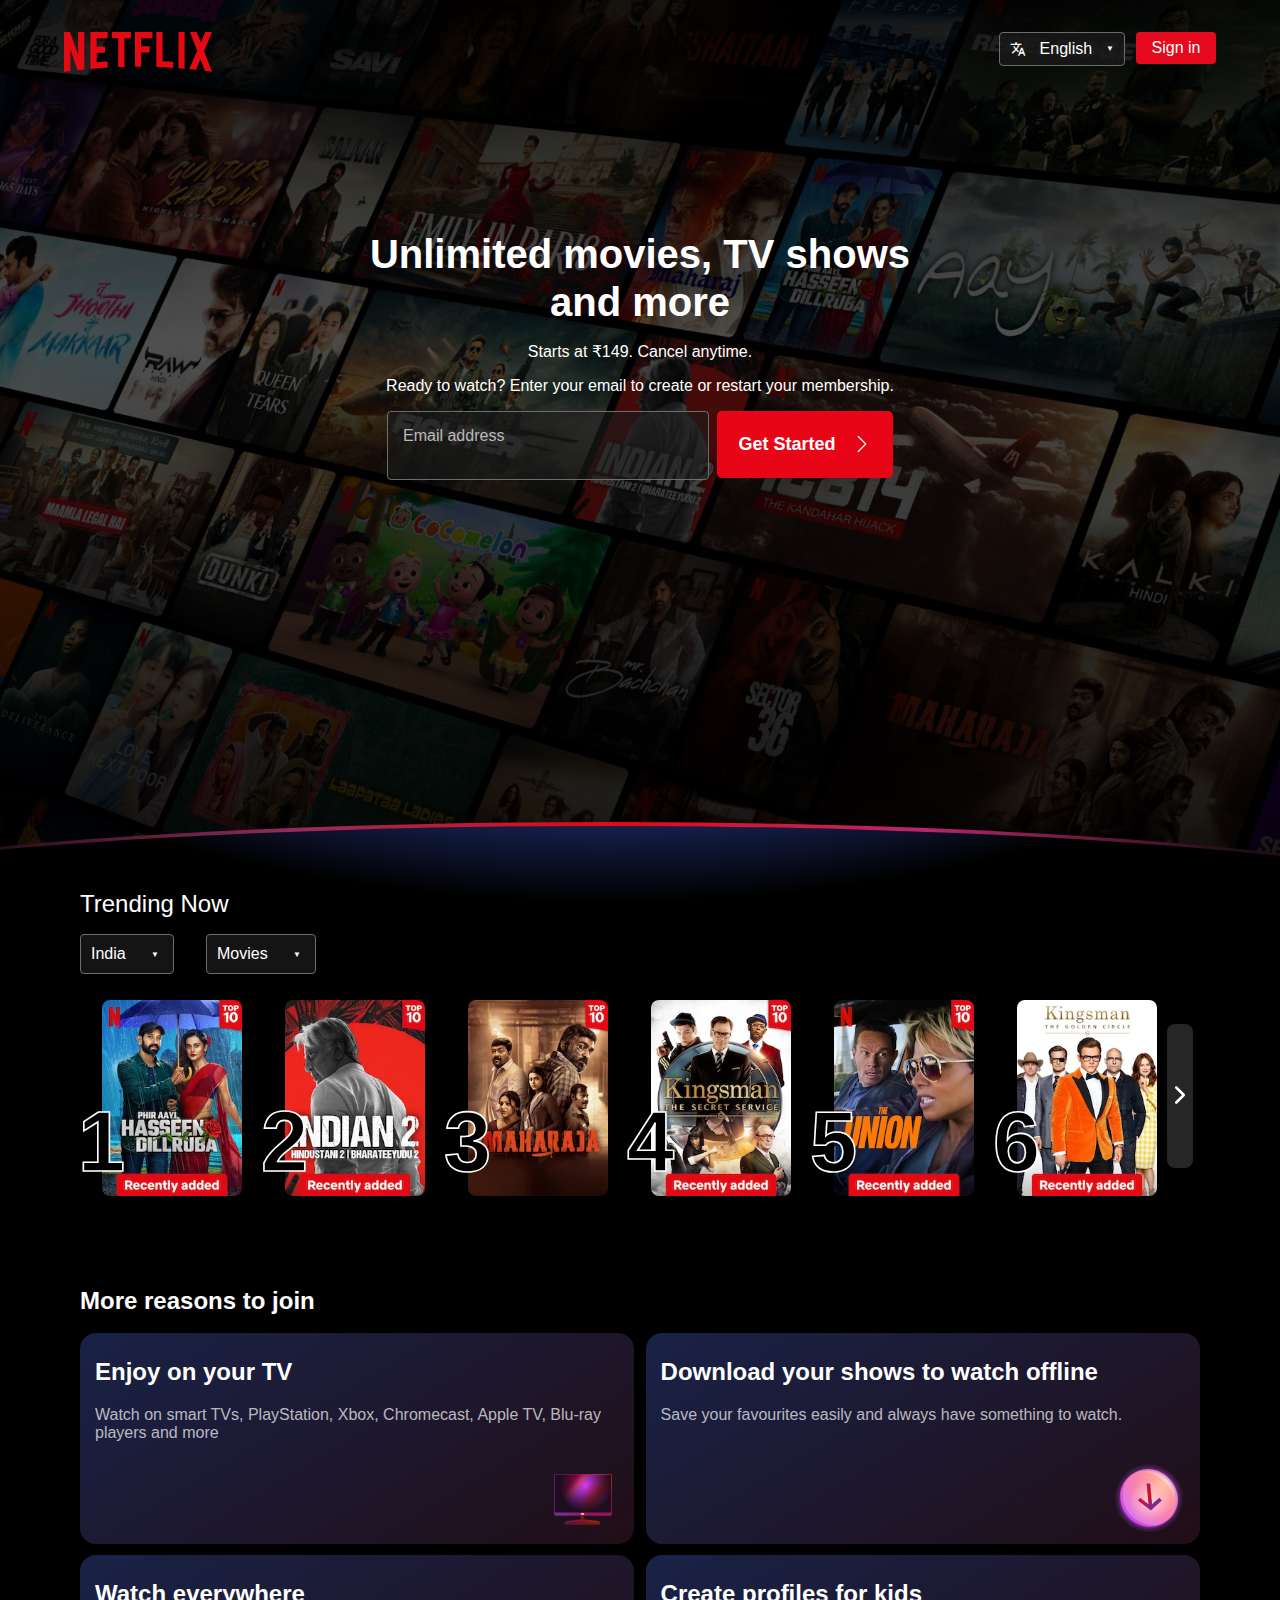
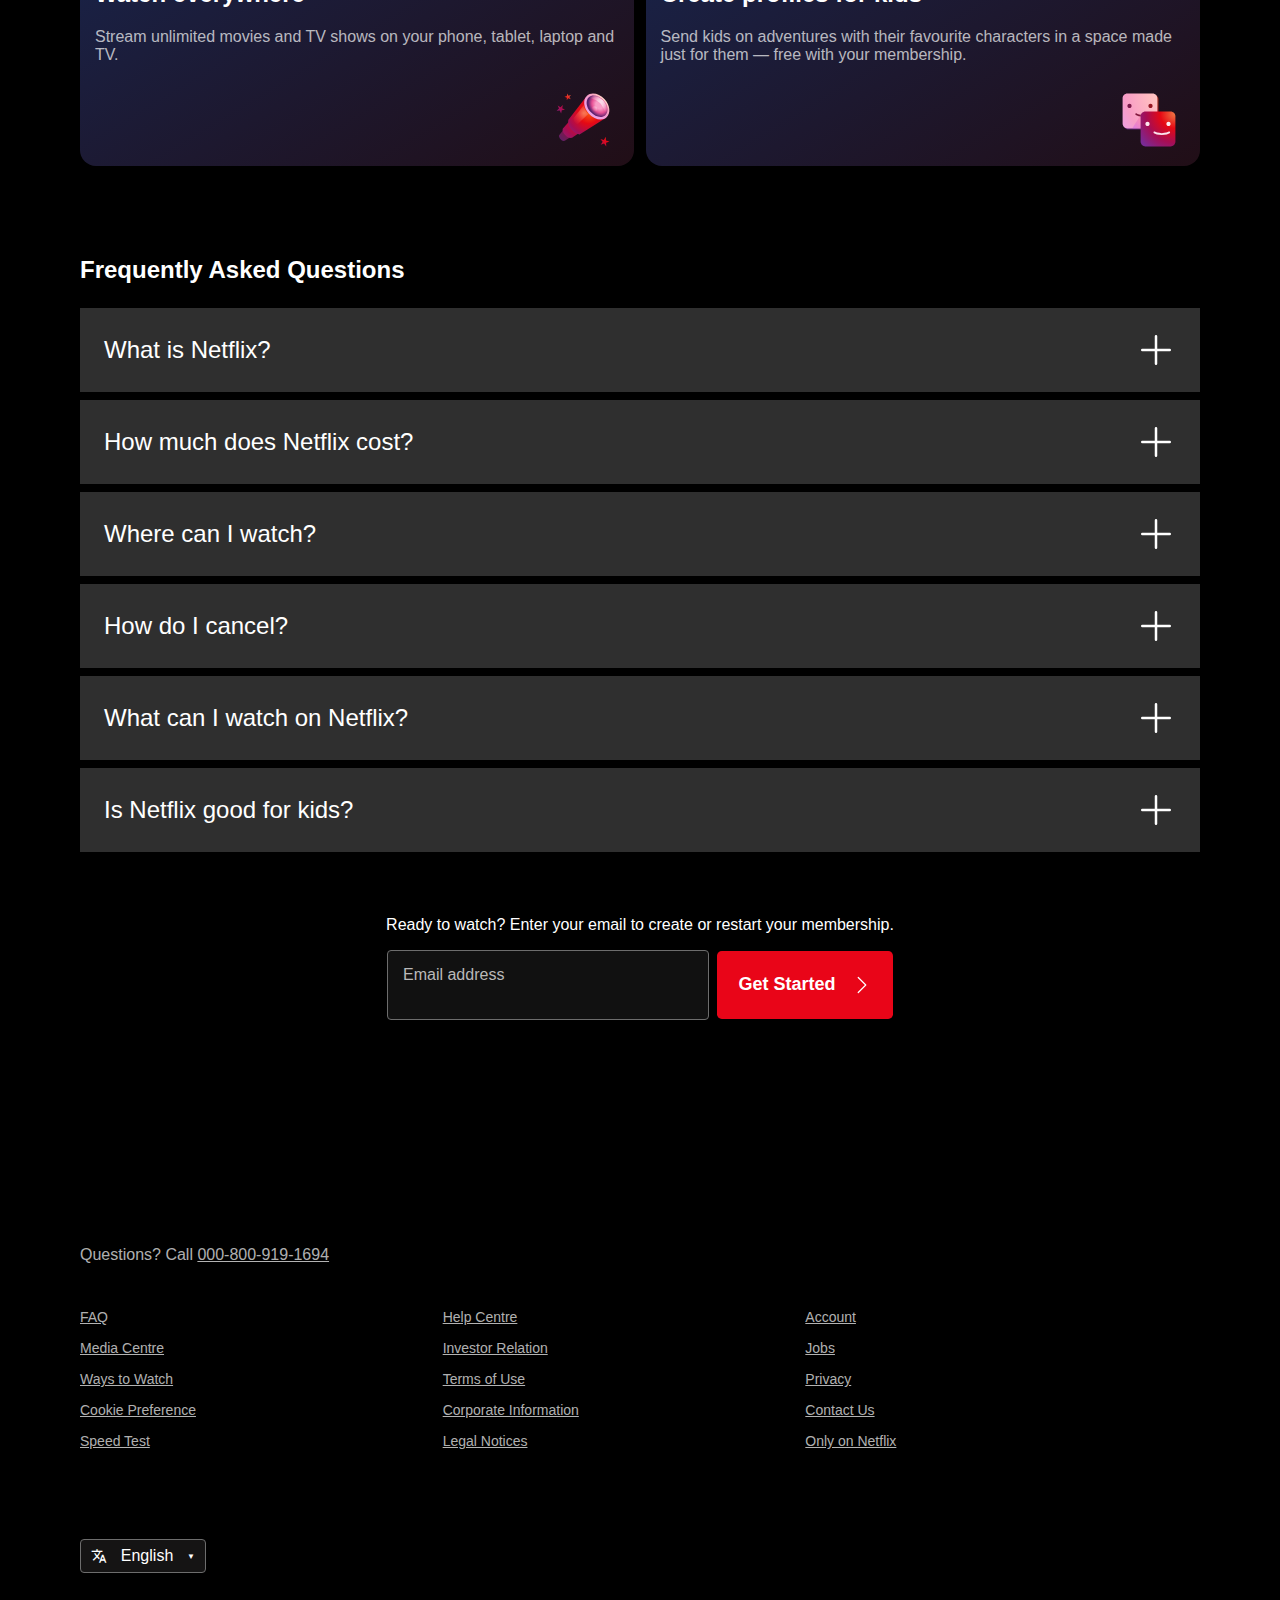
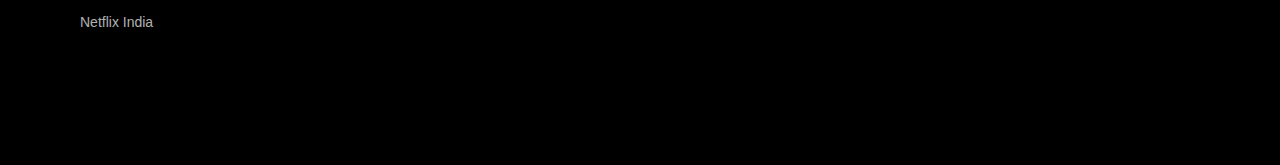
<file: index.html>
<!DOCTYPE html>
<html lang="en">
   <head>
      <title>Netflix India – Watch TV Shows Online, Watch Movies Online</title>
      <meta charset="UTF-8">
      <meta name="viewport" content="width=device-width, initial-scale=1">
      <link href="https://fonts.googleapis.com/icon?family=Material+Icons" rel="stylesheet">
   </head>
      <link href="style.css" rel="stylesheet">
   </head>
   <body>

      <main>
         <div class="container">
            <section class="section1">
                  <div class="section1-img">
                     <img src="./images/main-image.jpg" alt="">
                     <div class="section-background-color" style="background-image:linear-gradient(to top, rgba(0, 0, 0, 0.8) 0, rgba(0, 0, 0, 0.3) 60%, rgba(0, 0, 0, 0.8) 100%);"> </div>
                  </div>
               
                  <div class="parts-of-section1">
                     <div class="upper-part-section1">
                        <div class="firts-part-of-upper-part">
                           <svg viewBox="0 0 111 30" version="1.1" xmlns="http://www.w3.org/2000/svg" xmlns:xlink="http://www.w3.org/1999/xlink" aria-hidden="true" role="img" class="default-ltr-cache-1d568uk ev1dnif2 netflix-img "><g><path d="M105.06233,14.2806261 L110.999156,30 C109.249227,29.7497422 107.500234,29.4366857 105.718437,29.1554972 L102.374168,20.4686475 L98.9371075,28.4375293 C97.2499766,28.1563408 95.5928391,28.061674 93.9057081,27.8432843 L99.9372012,14.0931671 L94.4680851,-5.68434189e-14 L99.5313525,-5.68434189e-14 L102.593495,7.87421502 L105.874965,-5.68434189e-14 L110.999156,-5.68434189e-14 L105.06233,14.2806261 Z M90.4686475,-5.68434189e-14 L85.8749649,-5.68434189e-14 L85.8749649,27.2499766 C87.3746368,27.3437061 88.9371075,27.4055675 90.4686475,27.5930265 L90.4686475,-5.68434189e-14 Z M81.9055207,26.93692 C77.7186241,26.6557316 73.5307901,26.4064111 69.250164,26.3117443 L69.250164,-5.68434189e-14 L73.9366389,-5.68434189e-14 L73.9366389,21.8745899 C76.6248008,21.9373887 79.3120255,22.1557784 81.9055207,22.2804387 L81.9055207,26.93692 Z M64.2496954,10.6561065 L64.2496954,15.3435186 L57.8442216,15.3435186 L57.8442216,25.9996251 L53.2186709,25.9996251 L53.2186709,-5.68434189e-14 L66.3436123,-5.68434189e-14 L66.3436123,4.68741213 L57.8442216,4.68741213 L57.8442216,10.6561065 L64.2496954,10.6561065 Z M45.3435186,4.68741213 L45.3435186,26.2498828 C43.7810479,26.2498828 42.1876465,26.2498828 40.6561065,26.3117443 L40.6561065,4.68741213 L35.8121661,4.68741213 L35.8121661,-5.68434189e-14 L50.2183897,-5.68434189e-14 L50.2183897,4.68741213 L45.3435186,4.68741213 Z M30.749836,15.5928391 C28.687787,15.5928391 26.2498828,15.5928391 24.4999531,15.6875059 L24.4999531,22.6562939 C27.2499766,22.4678976 30,22.2495079 32.7809542,22.1557784 L32.7809542,26.6557316 L19.812541,27.6876933 L19.812541,-5.68434189e-14 L32.7809542,-5.68434189e-14 L32.7809542,4.68741213 L24.4999531,4.68741213 L24.4999531,10.9991564 C26.3126816,10.9991564 29.0936358,10.9054269 30.749836,10.9054269 L30.749836,15.5928391 Z M4.78114163,12.9684132 L4.78114163,29.3429562 C3.09401069,29.5313525 1.59340144,29.7497422 0,30 L0,-5.68434189e-14 L4.4690224,-5.68434189e-14 L10.562377,17.0315868 L10.562377,-5.68434189e-14 L15.2497891,-5.68434189e-14 L15.2497891,28.061674 C13.5935889,28.3437998 11.906458,28.4375293 10.1246602,28.6868498 L4.78114163,12.9684132 Z"></path></g></svg>
                        </div>
                        <div class="second-part-of-upper-part">
                           <div class="select-languages">
                              <div class="language" onclick="toggleDropdown(event)">
                                 <i class="material-icons translate-icon">translate</i>
                                 <p class="selected">English</p>
                                 <span class="arrow">▼</span>
                              </div>
                              <div class="lang-option" id="dropdown-options">
                                 <a class="en" onclick="selectLanguage('English')" onmousemove="mouseHover('en')">English</a>
                                 <a class="hn" onclick="selectLanguage('हिन्दी')" onmousemove="mouseHover('hn')">हिन्दी</a>
                              </div>
                           </div>

                           <a href="./template/index.html" class="sign-in-link"><div class="signin-btn">
                              Sign in</div></a>

                        </div>
                     </div>

                     <div class="lower-part-section1">
                        <h1>Unlimited movies, TV shows and more</h1>
                        <h5>Starts at ₹149. Cancel anytime.</h5>
                        <p>Ready to watch? Enter your email to create or restart your membership.</p>
                        <div class="email-section">
                           <div class="coustum-placeholder">
                              <input type="email" id="email"  class="email" placeholder=" ">
                              <label for="email" class="placeholder">Email address</label>
                           </div>
                           <div class="button-img">
                              <a href="./template/index.html" class="sign-in-link"><button type="btn" class="email-btn">Get Started
                                 <svg xmlns="http://www.w3.org/2000/svg" width="20" height="20"  font-weight="900" fill="currentColor" class="bi bi-chevron-right btn-arrow" viewBox="0 0 16 16">
                                    <path fill-rule="evenodd" d="M4.646 1.646a.5.5 0 0 1 .708 0l6 6a.5.5 0 0 1 0 .708l-6 6a.5.5 0 0 1-.708-.708L10.293 8 4.646 2.354a.5.5 0 0 1 0-.708"/>
                                 </svg>
                              </button></a>
                           </div>
                        </div>
                     </div>
                  </div>

               
            </section>
            

            <div class="curved-container">
               <div class="curved-item">
                  <div class="curved-div">
                  </div>
               </div>
               <div class="curved"></div>
            </div>

           
            <section class="section2">

               <div class="popup-btn" id="popup-btn">
                  <button class="main-popup-btn">
                     Get Started
                  </button>
               </div>
   

               <div class="section2-container">
                 
                  <h5 class="section2-container-heading">Trending Now</h5>

                  <div class="section2-dropdowns">

                     <div class="select-country">
                        <div class="country" onclick="countryDropdown(event)">
                           <p class="country-selected">India</p>
                           <span class="country-arrow">▼</span>
                        </div>
                        <div class="count-option" id="country-dropdown-options">
                           <a class="In" onclick="selectCountry('India')" onmousemove="countryMouseHover('In')">India</a>
                           <a class="Gl" onclick="selectCountry('Global')" onmousemove="countryMouseHover('Gl')">Global</a>
                        </div>
                     </div>

                     <div class="select-movies">
                        <div class="movie-dropdown" onclick="movieDropdown(event)">
                           <p class="movie-selected">Movies</p>
                           <span class="movie-arrow">▼</span>
                        </div>

                        <div class="movie-option" id="movie-dropdown-options">
                           <a class="Mv option Mv1" onclick="selectMovie('Movies')">Movies</a>
                           <a class="Mv option" onclick="selectMovie('TV Shows')">TV Shows</a>
                        </div>

                        <div class="movie-option movie-option2" id="movie-dropdown-options2">
                           <a class="Mv option mv-en" onclick="selectMovie('Movies - English')">Movies - English</a>

                           <a class="Mv option" onclick="selectMovie('Movies - Other Languages')">Movies - Other Languages</a>

                           <a class="Mv option" onclick="selectMovie('TV Shows - English')">TV Shows - English</a>

                           <a class="Mv option" onclick="selectMovie('TV Shows - Other Languages')">TV Shows - Other Languages</a>
                        </div>
                     </div>
                  </div>

                  <div class="main-movies-with-slider">

                     <div class="movie-slider1" id="movie-slider1">
                        <button class="silder1">
                           <svg xmlns="http://www.w3.org/2000/svg" width="16" height="16" fill="currentColor" class="bi bi-chevron-right" viewBox="0 0 16 16">
                              <path fill-rule="evenodd" d="M4.646 1.646a.5.5 0 0 1 .708 0l6 6a.5.5 0 0 1 0 .708l-6 6a.5.5 0 0 1-.708-.708L10.293 8 4.646 2.354a.5.5 0 0 1 0-.708"/>
                            </svg>
                        </button>
                     </div>

                     <div class="movies-container">
                        <div class="movie-item movie-item1" id="movie-item1">
                           <button class="movie movie1" id="movie1">
                              <span class="movie-number">
                                 <span class="number">1</span>
                              </span>
                           </button>
                        </div>

                        <div class="movie-item" id="movie-item2">
                           <button class="movie movie2" id="movie2">
                              <span class="movie-number">
                                 <span class="number">2</span>
                              </span>
                           </button>
                        </div>

                        <div class="movie-item" id="movie-item3">
                           <button class="movie movie3" id="movie3">
                              <span class="movie-number">
                                 <span class="number">3</span>
                              </span>
                           </button>
                        </div>

                        <div class="movie-item" id="movie-item4">
                           <button class="movie movie4" id="movie4">
                              <span class="movie-number">
                                 <span class="number">4</span>
                              </span>
                           </button>
                        </div>

                        <div class="movie-item" id="movie-item5">
                           <button class="movie movie5" id="movie5">
                              <span class="movie-number">
                                 <span class="number">5</span>
                              </span>
                           </button>
                        </div>

                        <div class="movie-item" id="movie-item6">
                           <button class="movie movie6" id="movie6">
                              <span class="movie-number">
                                 <span class="number">6</span>
                              </span>
                           </button>
                        </div>

                        <div class="movie-item" id="movie-item7">
                           <button class="movie movie7" id="movie7">
                              <span class="movie-number">
                                 <span class="number">7</span>
                              </span>
                           </button>
                        </div>

                        <div class="movie-item" id="movie-item8">
                           <button class="movie movie8" id="movie8">
                              <span class="movie-number">
                                 <span class="number">8</span>
                              </span>
                           </button>
                        </div>

                        <div class="movie-item" id="movie-item9">
                           <button class="movie movie9" id="movie9">
                              <span class="movie-number">
                                 <span class="number">9</span>
                              </span>
                           </button>
                        </div>

                        <div class="movie-item" id="movie-item10">
                           <button class="movie movie10" id="movie10">
                              <span class="movie-number">
                                 <span class="number">10</span>
                              </span>
                           </button>
                        </div>

                     </div>

                     <div class="movie-slider2" id="movie-slider2">
                           <button class="silder1 slider2" id="slider2">
                              <a href="#movie10"></a>
                              <svg xmlns="http://www.w3.org/2000/svg" width="20" height="20" fill="currentColor" class="bi bi-chevron-right" viewBox="0 0 16 16" stroke="#fff">
                                 <path fill-rule="evenodd" d="M4.646 1.646a.5.5 0 0 1 .708 0l6 6a.5.5 0 0 1 0 .708l-6 6a.5.5 0 0 1-.708-.708L10.293 8 4.646 2.354a.5.5 0 0 1 0-.708"/>
                              </svg>
                           </button>
                     </div>

                  </div>

               </div>



               <div class="reason-to-join">
                  <h3 class="reason-to-join-heading">More reasons to join</h2>
               </div>
               <div class="reason-to-join-boxes">
                  <div class="reason-to-join-box1" id="reason-to-join-box1">
                     <div class="heading-and-para">
                        <h1 class="box-heading">Enjoy on your TV</h1>
                        <p class="box-para">Watch on smart TVs, PlayStation, Xbox, Chromecast, Apple TV, Blu-ray players and more</p>
                     </div>

                     <div class="box-img box-img1">
                        <svg width="72" height="72" viewBox="0 0 72 72" fill="none"><g id="television-core-small"><path id="Vector" fill-rule="evenodd" clip-rule="evenodd" d="M37.2 53.3992C37.2 52.7365 36.6628 52.1992 36 52.1992H34.8C34.1373 52.1992 33.6 52.7365 33.6 53.3992V56.2636C33.6 56.9129 33.0834 57.4433 32.4347 57.4739C30.3013 57.5744 28.1719 57.7834 26.0546 58.1011L19.444 59.0926C18.2692 59.2688 17.4 60.2782 17.4 61.4662V62.0992C17.4 62.4304 17.6686 62.6992 18 62.6992H52.8C53.1314 62.6992 53.4 62.4304 53.4 62.0992V61.4662C53.4 60.2782 52.5309 59.2688 51.3561 59.0926L44.7454 58.1011C42.6282 57.7834 40.4987 57.5744 38.3653 57.4739C37.7167 57.4433 37.2 56.9129 37.2 56.2636V53.3992Z" fill="url(#paint0_radial_5179_1308)"></path><path id="Vector_2" d="M18.6 60.7388C18.6 60.2306 18.9587 59.796 19.4602 59.711C22.0196 59.2775 29.7585 58.0508 35.4 58.0508C41.0415 58.0508 48.7804 59.2775 51.3398 59.711C51.8412 59.796 52.2 60.2306 52.2 60.7388C52.2 60.902 52.0575 61.0268 51.8967 61.0004C50.1219 60.707 40.9704 59.2409 35.4 59.2409C29.8295 59.2409 20.678 60.707 18.9033 61.0004C18.7425 61.0268 18.6 60.902 18.6 60.7388Z" fill="url(#paint1_radial_5179_1308)"></path><path id="Vector_3" d="M63 12H8.99995C8.00584 12 7.19995 12.8059 7.19995 13.8V51.6C7.19995 52.5941 8.00584 53.4 8.99995 53.4H63C63.9941 53.4 64.8 52.5941 64.8 51.6V13.8C64.8 12.8059 63.9941 12 63 12Z" fill="url(#paint2_linear_5179_1308)"></path><path id="Vector_4" d="M63 12H8.99995C8.00584 12 7.19995 12.8059 7.19995 13.8V51.6C7.19995 52.5941 8.00584 53.4 8.99995 53.4H63C63.9941 53.4 64.8 52.5941 64.8 51.6V13.8C64.8 12.8059 63.9941 12 63 12Z" fill="url(#paint3_radial_5179_1308)"></path><path id="Vector_5" fill-rule="evenodd" clip-rule="evenodd" d="M8.99995 12.6H63C63.663 12.6 64.2 13.1372 64.2 13.8V50.4H7.79995V13.8C7.79995 13.1372 8.33719 12.6 8.99995 12.6ZM7.19995 50.4V13.8C7.19995 12.8059 8.00581 12 8.99995 12H63C63.9942 12 64.8 12.8059 64.8 13.8V50.4V51.6C64.8 52.5941 63.9942 53.4 63 53.4H8.99995C8.00581 53.4 7.19995 52.5941 7.19995 51.6V50.4Z" fill="url(#paint4_radial_5179_1308)"></path><path id="Vector_6" d="M35.4 52.8C36.3941 52.8 37.2 52.3971 37.2 51.9C37.2 51.4029 36.3941 51 35.4 51C34.4059 51 33.6 51.4029 33.6 51.9C33.6 52.3971 34.4059 52.8 35.4 52.8Z" fill="url(#paint5_radial_5179_1308)"></path></g><defs><radialGradient id="paint0_radial_5179_1308" cx="0" cy="0" r="1" gradientUnits="userSpaceOnUse" gradientTransform="translate(50.3269 49.3723) rotate(118.526) scale(55.1579 46.2871)"><stop stop-color="#802600"></stop><stop offset="0.333333" stop-color="#6F181D"></stop><stop offset="0.666667" stop-color="#5B1333"></stop><stop offset="1" stop-color="#391945"></stop></radialGradient><radialGradient id="paint1_radial_5179_1308" cx="0" cy="0" r="1" gradientUnits="userSpaceOnUse" gradientTransform="translate(48.1077 53.6128) rotate(158.116) scale(32.7275 42.219)"><stop stop-color="#99421D"></stop><stop offset="0.333333" stop-color="#99161D"></stop><stop offset="0.666667" stop-color="#7D1845"></stop><stop offset="1" stop-color="#59216E"></stop></radialGradient><linearGradient id="paint2_linear_5179_1308" x1="10.4727" y1="14.9572" x2="56.1755" y2="51.4814" gradientUnits="userSpaceOnUse"><stop stop-color="#99161D"></stop><stop offset="0.245283" stop-color="#CA005B"></stop><stop offset="0.346698" stop-color="#FF479A"></stop><stop offset="0.46934" stop-color="#CC3CFF"></stop><stop offset="0.735849" stop-color="#BC1A22"></stop><stop offset="1" stop-color="#C94FF5"></stop></linearGradient><radialGradient id="paint3_radial_5179_1308" cx="0" cy="0" r="1" gradientUnits="userSpaceOnUse" gradientTransform="translate(38.6181 23.8286) rotate(90) scale(25.9571 25.8545)"><stop stop-color="#1C0E20" stop-opacity="0"></stop><stop offset="1" stop-color="#1C0E20"></stop></radialGradient><radialGradient id="paint4_radial_5179_1308" cx="0" cy="0" r="1" gradientUnits="userSpaceOnUse" gradientTransform="translate(54 20.1938) rotate(144.293) scale(47.2897 44.8232)"><stop stop-color="#EF7744"></stop><stop offset="0.333333" stop-color="#E50914"></stop><stop offset="0.666667" stop-color="#A70D53"></stop><stop offset="1" stop-color="#792A95"></stop></radialGradient><radialGradient id="paint5_radial_5179_1308" cx="0" cy="0" r="1" gradientUnits="userSpaceOnUse" gradientTransform="translate(36.525 51.3562) rotate(135) scale(4.58735)"><stop stop-color="#FFDCCC"></stop><stop offset="0.333333" stop-color="#FFBDC0"></stop><stop offset="0.666667" stop-color="#F89DC6"></stop><stop offset="1" stop-color="#E4A1FA"></stop></radialGradient></defs></svg>
                    </div>
                  </div>

                  <div class="reason-to-join-box1 reason-to-join-box2">

                     <div class="heading-and-para">
                        <h1 class="box-heading">Download your shows to watch offline</h1>
                        <p class="box-para">Save your favourites easily and always have something to watch.</p>
                     </div>
                     <div class="box-img box-img2">
                        <svg width="72" height="72" viewBox="0 0 72 72" fill="none"><g id="download-core-small"><path id="Vector" d="M36 70.2008C54.8882 70.2008 70.2001 54.8889 70.2001 36.0008C70.2001 17.1126 54.8882 1.80078 36 1.80078C17.1119 1.80078 1.80005 17.1126 1.80005 36.0008C1.80005 54.8889 17.1119 70.2008 36 70.2008Z" fill="url(#paint0_radial_5179_7940)"></path><path id="Vector_2" opacity="0.4" d="M64.7658 36.195C65.5206 51.5916 53.7908 63.5824 38.5668 62.977C23.3428 62.3722 10.3893 49.4 9.63446 34.0034C8.87954 18.6068 20.6091 6.61594 35.8331 7.22116C51.0571 7.82638 64.0104 20.7984 64.7658 36.195Z" fill="url(#paint1_radial_5179_7940)"></path><path id="Vector_3" d="M62.3657 37.9958C63.1205 53.3924 51.3908 65.3832 36.1668 64.7778C20.9428 64.173 7.9893 51.2008 7.23444 35.8041C6.47952 20.4075 18.2091 8.41672 33.4331 9.02194C48.6571 9.62716 61.6103 22.5992 62.3657 37.9958Z" fill="url(#paint2_radial_5179_7940)"></path><path id="Vector_4" opacity="0.5" d="M64.7658 36.195C65.5206 51.5916 53.7908 63.5824 38.5668 62.977C23.3428 62.3722 10.3893 49.4 9.63446 34.0034C8.87954 18.6068 20.6091 6.61594 35.8331 7.22116C51.0571 7.82638 64.0104 20.7984 64.7658 36.195Z" fill="url(#paint3_radial_5179_7940)"></path><path id="Vector_5" opacity="0.6" d="M36.9 60.6C48.6636 60.6 58.2 51.0637 58.2 39.3C58.2 27.5363 48.6636 18 36.9 18C25.1363 18 15.6 27.5363 15.6 39.3C15.6 51.0637 25.1363 60.6 36.9 60.6Z" fill="url(#paint4_radial_5179_7940)"></path><path id="Vector_6" fill-rule="evenodd" clip-rule="evenodd" d="M39.0849 42.2727L46.3387 35.76L48.8945 38.5142L38.9118 47.477L37.8466 48.4333L36.6071 47.477L24.9899 38.5142L27.0434 35.76L35.4849 42.2727L33.6 21.6016H37.2L39.0849 42.2727Z" fill="url(#paint5_radial_5179_7940)"></path><path id="Vector_7" opacity="0.4" fill-rule="evenodd" clip-rule="evenodd" d="M61.6566 34.9618C61.7832 35.3893 62.391 35.3233 62.3694 34.878C61.6962 21.1369 50.1509 9.55975 36.5817 9.01957C34.4606 8.93515 32.4155 9.12541 30.4772 9.55909C30.0745 9.64915 30.1575 10.2082 30.5697 10.2246C45.0094 10.7979 57.6246 21.2971 61.6566 34.9618Z" fill="url(#paint6_radial_5179_7940)"></path></g><defs><radialGradient id="paint0_radial_5179_7940" cx="0" cy="0" r="1" gradientUnits="userSpaceOnUse" gradientTransform="translate(36.0001 36.1837) rotate(-90) scale(34.3829)"><stop offset="0.782019" stop-color="#982DBE"></stop><stop offset="0.906819" stop-color="#B038DC" stop-opacity="0.2"></stop><stop offset="1" stop-color="#E4A1FA" stop-opacity="0"></stop></radialGradient><radialGradient id="paint1_radial_5179_7940" cx="0" cy="0" r="1" gradientUnits="userSpaceOnUse" gradientTransform="translate(52.9937 20.0992) rotate(135) scale(49.9836)"><stop stop-color="#FFDCCC"></stop><stop offset="0.333333" stop-color="#FFBDC0"></stop><stop offset="0.666667" stop-color="#F89DC6"></stop><stop offset="1" stop-color="#E4A1FA"></stop></radialGradient><radialGradient id="paint2_radial_5179_7940" cx="0" cy="0" r="1" gradientUnits="userSpaceOnUse" gradientTransform="translate(52.7999 19.6937) rotate(135) scale(53.1037)"><stop stop-color="#FFA984"></stop><stop offset="0.333333" stop-color="#FF787F"></stop><stop offset="0.666667" stop-color="#F45FA2"></stop><stop offset="1" stop-color="#C44AF1"></stop></radialGradient><radialGradient id="paint3_radial_5179_7940" cx="0" cy="0" r="1" gradientUnits="userSpaceOnUse" gradientTransform="translate(52.9937 20.0992) rotate(135) scale(49.9836)"><stop stop-color="#FFDCCC"></stop><stop offset="0.333333" stop-color="#FFBDC0"></stop><stop offset="0.666667" stop-color="#F89DC6"></stop><stop offset="1" stop-color="#E4A1FA"></stop></radialGradient><radialGradient id="paint4_radial_5179_7940" cx="0" cy="0" r="1" gradientUnits="userSpaceOnUse" gradientTransform="translate(36.9 39.3) scale(21.3)"><stop stop-color="white"></stop><stop offset="1" stop-color="white" stop-opacity="0"></stop></radialGradient><radialGradient id="paint5_radial_5179_7940" cx="0" cy="0" r="1" gradientUnits="userSpaceOnUse" gradientTransform="translate(31.2 32.1016) rotate(39.5226) scale(15.5567)"><stop stop-color="#EF7744"></stop><stop offset="0.2406" stop-color="#E50914"></stop><stop offset="1" stop-color="#792A95"></stop></radialGradient><radialGradient id="paint6_radial_5179_7940" cx="0" cy="0" r="1" gradientUnits="userSpaceOnUse" gradientTransform="translate(50.7 21.3) rotate(-180) scale(30)"><stop stop-color="white"></stop><stop offset="1" stop-color="white" stop-opacity="0"></stop></radialGradient></defs></svg>
                    </div>
                  </div>

                  <div class="reason-to-join-box1 reason-to-join-box3">
                     <div class="heading-and-para">
                        <h1 class="box-heading">Watch everywhere</h1>
                        <p class="box-para">Stream unlimited movies and TV shows on your phone, tablet, laptop and TV.</p>
                     </div>

                     <div class="box-img box-img3">
                        <svg width="72" height="72" viewBox="0 0 72 72" fill="none"><g id="telescope-core-small"><path id="Vector" d="M24.0492 36.6016L33.6 46.3898L17.8029 56.8633C17.8029 56.8633 15.8891 57.6983 13.625 55.2638C11.361 52.8293 12.1235 51.238 12.1235 51.238L24.0492 36.6016Z" fill="url(#paint0_radial_5179_1664)"></path><path id="Vector_2" d="M25.0344 34.1992L36 46.151L25.0616 53.8043C25.0616 53.8043 21.8289 55.0984 18.0987 51.0172C14.3686 46.9358 15.9198 44.5105 15.9198 44.5105L25.0344 34.1992Z" fill="url(#paint1_radial_5179_1664)"></path><path id="Vector_3" d="M39 13.0195L59.1 33.6788L32.5325 50.4142C32.5325 50.4142 28.7459 50.2552 24.3978 45.4897C20.0498 40.7243 21.4096 35.8101 21.4096 35.8101L39 13.0195Z" fill="url(#paint2_radial_5179_1664)"></path><path id="Vector_4" d="M57.6709 15.3516C63.1044 21.2807 63.9858 29.2883 59.6386 33.2371C55.2916 37.186 47.3628 35.5806 41.9292 29.6515C36.4954 23.7224 35.6145 15.7148 39.9615 11.766C44.3084 7.81716 52.2372 9.42252 57.6709 15.3516Z" fill="url(#paint3_radial_5179_1664)"></path><path id="Vector_5" d="M58.3787 31.255C54.8121 34.5032 48.2143 33.0817 43.6421 28.0798C39.07 23.078 38.2547 16.39 41.8213 13.1419C45.3879 9.89364 51.9857 11.3152 56.5579 16.3171C61.1298 21.3189 61.9452 28.0069 58.3787 31.255Z" fill="url(#paint4_radial_5179_1664)"></path><path id="Vector_6" opacity="0.85" d="M59.6783 28.823C60.576 24.1785 59.6544 20.5934 56.1603 16.6199C52.6662 12.6464 47.3508 10.8657 43.7796 12.7598C39.371 15.098 48.3734 13.5961 53.4577 19.5815C57.8259 24.724 58.8516 33.1009 59.6783 28.823Z" fill="url(#paint5_radial_5179_1664)"></path><path id="Vector_7" opacity="0.4" d="M50.3979 25.2452C50.4549 26.7239 49.2932 27.7677 47.8032 27.5766C46.3131 27.3856 45.059 26.032 45.002 24.5532C44.945 23.0745 46.1067 22.0307 47.5968 22.2218C49.0868 22.4128 50.341 23.7664 50.3979 25.2452Z" fill="url(#paint6_radial_5179_1664)"></path><path id="Vector_8" opacity="0.6" d="M36.9217 21.0039L26.4258 34.3627C26.3297 36.4604 28.2903 39.5534 30.0334 40.8344L41.2345 29.9105C39.6 28.2005 36.9591 24.1025 36.9217 21.0039Z" fill="url(#paint7_radial_5179_1664)"></path><path id="Vector_9" fill-rule="evenodd" clip-rule="evenodd" d="M20.0576 9.60156L21.479 11.7187L24 11.0654L22.3575 13.0272L23.7789 15.1444L21.3424 14.2397L19.7 16.2016L19.8365 13.6806L17.4 12.7759L19.9209 12.1225L20.0576 9.60156ZM58.776 52.8016L58.9623 56.4685L62.4 57.4188L59.0774 58.7347L59.2637 62.4016L57.0239 59.548L53.7014 60.8638L55.6397 57.7843L53.4 54.9307L56.8377 55.8811L58.776 52.8016ZM15.206 24.2101L15.8768 21.0016L13.4793 23.1964L10.6853 21.5563L11.9975 24.553L9.59998 26.7478L12.8085 26.405L14.1207 29.4016L14.7915 26.1931L18 25.8502L15.206 24.2101Z" fill="url(#paint8_linear_5179_1664)"></path></g><defs><radialGradient id="paint0_radial_5179_1664" cx="0" cy="0" r="1" gradientUnits="userSpaceOnUse" gradientTransform="translate(36.6875 32.7016) rotate(135) scale(34.9134)"><stop stop-color="#99421D"></stop><stop offset="0.333333" stop-color="#99161D"></stop><stop offset="0.666667" stop-color="#7D1845"></stop><stop offset="1" stop-color="#59216E"></stop></radialGradient><radialGradient id="paint1_radial_5179_1664" cx="0" cy="0" r="1" gradientUnits="userSpaceOnUse" gradientTransform="translate(42.5937 27.2992) rotate(135) scale(44.5477 44.5279)"><stop stop-color="#EF7744"></stop><stop offset="0.333333" stop-color="#E50914"></stop><stop offset="0.666667" stop-color="#A70D53"></stop><stop offset="1" stop-color="#792A95"></stop></radialGradient><radialGradient id="paint2_radial_5179_1664" cx="0" cy="0" r="1" gradientUnits="userSpaceOnUse" gradientTransform="translate(42.3 29.106) rotate(135) scale(31.8127)"><stop stop-color="#FB540D"></stop><stop offset="0.333333" stop-color="#E50914"></stop><stop offset="0.666667" stop-color="#A70D53"></stop><stop offset="1" stop-color="#792A95"></stop></radialGradient><radialGradient id="paint3_radial_5179_1664" cx="0" cy="0" r="1" gradientUnits="userSpaceOnUse" gradientTransform="translate(57.675 14.7078) rotate(134.326) scale(24.0433 24.0367)"><stop stop-color="#FFDCCC"></stop><stop offset="0.333333" stop-color="#FFBDC0"></stop><stop offset="0.666667" stop-color="#F89DC6"></stop><stop offset="1" stop-color="#E4A1FA"></stop></radialGradient><radialGradient id="paint4_radial_5179_1664" cx="0" cy="0" r="1" gradientUnits="userSpaceOnUse" gradientTransform="translate(52.1305 21.273) rotate(141.875) scale(9.87138 12.8159)"><stop offset="0.307292" stop-color="#F89DC6"></stop><stop offset="0.645392" stop-color="#E75094"></stop><stop offset="1" stop-color="#59216E"></stop></radialGradient><radialGradient id="paint5_radial_5179_1664" cx="0" cy="0" r="1" gradientUnits="userSpaceOnUse" gradientTransform="translate(55.8 15.6) rotate(135) scale(13.1522)"><stop stop-color="white"></stop><stop offset="1" stop-color="white" stop-opacity="0"></stop></radialGradient><radialGradient id="paint6_radial_5179_1664" cx="0" cy="0" r="1" gradientUnits="userSpaceOnUse" gradientTransform="translate(49.2362 22.9648) rotate(131.079) scale(5.08644 6.006)"><stop stop-color="white"></stop><stop offset="1" stop-color="white" stop-opacity="0"></stop></radialGradient><radialGradient id="paint7_radial_5179_1664" cx="0" cy="0" r="1" gradientUnits="userSpaceOnUse" gradientTransform="translate(36.8758 29.1353) rotate(137.622) scale(13.5764)"><stop stop-color="#FFA984"></stop><stop offset="1" stop-color="#F7636B" stop-opacity="0"></stop></radialGradient><linearGradient id="paint8_linear_5179_1664" x1="44.65" y1="27.9016" x2="24.25" y2="48.3016" gradientUnits="userSpaceOnUse"><stop stop-color="#EF7744"></stop><stop offset="0.333333" stop-color="#E50914"></stop><stop offset="0.666667" stop-color="#A70D53"></stop><stop offset="1" stop-color="#792A95"></stop></linearGradient></defs></svg>
                     </div>
                  </div>

                  <div class="reason-to-join-box1 reason-to-join-box4">
                     <div class="heading-and-para">
                        <h1 class="box-heading">Create profiles for kids</h1>
                        <p class="box-para">Send kids on adventures with their favourite characters in a space made just for them — free with your membership.</p>
                     </div>
                     <div class="box-img box-img4">
                         <svg width="72" height="72" viewBox="0 0 72 72" fill="none"><g id="profiles-core-small"><path id="Vector" d="M10.8 15.6008C10.8 12.9499 12.949 10.8008 15.5999 10.8008H40.8C43.4509 10.8008 45.6 12.9498 45.6 15.6008V40.8007C45.6 43.4516 43.4509 45.6007 40.8 45.6007H15.6C12.949 45.6007 10.8 43.4517 10.8 40.8007V15.6008Z" fill="url(#paint0_radial_5179_7919)"></path><path id="Vector_2" d="M9.59998 14.4016C9.59998 11.7506 11.749 9.60162 14.4 9.60156H39.6C42.251 9.60156 44.4 11.7506 44.4 14.4016V39.6015C44.4 42.2525 42.251 44.4015 39.6 44.4015H14.4C11.749 44.4016 9.59998 42.2525 9.59998 39.6015V14.4016Z" fill="url(#paint1_radial_5179_7919)"></path><path id="Vector_3" d="M18.6 21.9008C18.6 23.0606 17.6598 24.0008 16.5 24.0008C15.3402 24.0008 14.4 23.0606 14.4 21.9008C14.4 20.741 15.3402 19.8008 16.5 19.8008C17.6598 19.8008 18.6 20.741 18.6 21.9008Z" fill="url(#paint2_radial_5179_7919)"></path><path id="Vector_4" d="M39.6 21.9008C39.6 23.0606 38.6598 24.0008 37.5 24.0008C36.3402 24.0008 35.4 23.0606 35.4 21.9008C35.4 20.741 36.3402 19.8008 37.5 19.8008C38.6598 19.8008 39.6 20.741 39.6 21.9008Z" fill="url(#paint3_radial_5179_7919)"></path><path id="Vector_5" d="M23.6713 29.4501C23.2437 29.1967 22.6917 29.3379 22.4383 29.7655C22.1848 30.1932 22.3261 30.7452 22.7537 30.9986C23.8254 31.6337 26.769 32.7744 30.6375 32.7744C34.506 32.7744 37.4497 31.6337 38.5213 30.9986C38.949 30.7452 39.0902 30.1932 38.8368 29.7655C38.5834 29.3379 38.0313 29.1967 37.6037 29.4501C36.8191 29.9151 34.194 30.9744 30.6375 30.9744C27.081 30.9744 24.456 29.9151 23.6713 29.4501Z" fill="url(#paint4_radial_5179_7919)"></path><path id="Vector_6" opacity="0.35" d="M19.2 44.4016H28.2L32.4 27.6016C30.2787 28.1801 28.4542 29.5387 27.2921 31.4053L19.2 44.4016Z" fill="url(#paint5_radial_5179_7919)"></path><path id="Vector_7" d="M27.6 32.4016C27.6 29.7506 29.749 27.6016 32.4 27.6016L57.6 27.6016C60.2508 27.6016 62.4 29.7506 62.4 32.4016V57.6015C62.4 60.2524 60.2508 62.4016 57.6 62.4016H32.4C29.749 62.4016 27.6 60.2524 27.6 57.6016V32.4016Z" fill="url(#paint6_radial_5179_7919)"></path><path id="Vector_8" d="M36.6 39.9008C36.6 41.0606 35.6598 42.0008 34.5 42.0008C33.3402 42.0008 32.4 41.0606 32.4 39.9008C32.4 38.741 33.3402 37.8008 34.5 37.8008C35.6598 37.8008 36.6 38.741 36.6 39.9008Z" fill="url(#paint7_radial_5179_7919)"></path><path id="Vector_9" d="M57.6 39.9008C57.6 41.0606 56.6598 42.0008 55.5 42.0008C54.3402 42.0008 53.4 41.0606 53.4 39.9008C53.4 38.741 54.3402 37.8008 55.5 37.8008C56.6598 37.8008 57.6 38.741 57.6 39.9008Z" fill="url(#paint8_radial_5179_7919)"></path><path id="Vector_10" d="M41.8213 47.6025C41.3937 47.349 40.8416 47.4903 40.5882 47.9179C40.3348 48.3455 40.476 48.8976 40.9037 49.1509C41.9753 49.786 44.919 50.9267 48.7875 50.9267C52.656 50.9267 55.5996 49.786 56.6713 49.1509C57.0989 48.8976 57.2402 48.3455 56.9867 47.9179C56.7333 47.4903 56.1813 47.349 55.7537 47.6025C54.969 48.0674 52.344 49.1267 48.7875 49.1267C45.231 49.1267 42.6059 48.0674 41.8213 47.6025Z" fill="url(#paint9_radial_5179_7919)"></path></g><defs><radialGradient id="paint0_radial_5179_7919" cx="0" cy="0" r="1" gradientUnits="userSpaceOnUse" gradientTransform="translate(39.075 17.6882) rotate(135) scale(32.8097)"><stop stop-color="#99421D"></stop><stop offset="0.333333" stop-color="#99161D"></stop><stop offset="0.666667" stop-color="#7D1845"></stop><stop offset="1" stop-color="#59216E"></stop></radialGradient><radialGradient id="paint1_radial_5179_7919" cx="0" cy="0" r="1" gradientUnits="userSpaceOnUse" gradientTransform="translate(62.4 8.70157) rotate(133.87) scale(75.3216)"><stop stop-color="#FFDCCC"></stop><stop offset="0.333333" stop-color="#FFBDC0"></stop><stop offset="0.666667" stop-color="#F89DC6"></stop><stop offset="1" stop-color="#E4A1FA"></stop></radialGradient><radialGradient id="paint2_radial_5179_7919" cx="0" cy="0" r="1" gradientUnits="userSpaceOnUse" gradientTransform="translate(60.3 11.1008) rotate(133.939) scale(68.7426 55.9547)"><stop stop-color="#99421D"></stop><stop offset="0.333333" stop-color="#99161D"></stop><stop offset="0.666667" stop-color="#7D1845"></stop><stop offset="1" stop-color="#59216E"></stop></radialGradient><radialGradient id="paint3_radial_5179_7919" cx="0" cy="0" r="1" gradientUnits="userSpaceOnUse" gradientTransform="translate(60.3 11.1008) rotate(133.939) scale(68.7426 55.9547)"><stop stop-color="#99421D"></stop><stop offset="0.333333" stop-color="#99161D"></stop><stop offset="0.666667" stop-color="#7D1845"></stop><stop offset="1" stop-color="#59216E"></stop></radialGradient><radialGradient id="paint4_radial_5179_7919" cx="0" cy="0" r="1" gradientUnits="userSpaceOnUse" gradientTransform="translate(60.3 11.0994) rotate(133.939) scale(68.7426 55.9548)"><stop stop-color="#99421D"></stop><stop offset="0.333333" stop-color="#99161D"></stop><stop offset="0.666667" stop-color="#7D1845"></stop><stop offset="1" stop-color="#59216E"></stop></radialGradient><radialGradient id="paint5_radial_5179_7919" cx="0" cy="0" r="1" gradientUnits="userSpaceOnUse" gradientTransform="translate(39.6 27.9016) rotate(135) scale(23.3345)"><stop stop-color="#FFA984"></stop><stop offset="0.333333" stop-color="#FF787F"></stop><stop offset="0.666667" stop-color="#F45FA2"></stop><stop offset="1" stop-color="#C44AF1"></stop></radialGradient><radialGradient id="paint6_radial_5179_7919" cx="0" cy="0" r="1" gradientUnits="userSpaceOnUse" gradientTransform="translate(61.8 29.7016) rotate(135) scale(43.2749)"><stop stop-color="#EF7744"></stop><stop offset="0.333333" stop-color="#E50914"></stop><stop offset="0.666667" stop-color="#A70D53"></stop><stop offset="1" stop-color="#792A95"></stop></radialGradient><radialGradient id="paint7_radial_5179_7919" cx="0" cy="0" r="1" gradientUnits="userSpaceOnUse" gradientTransform="translate(62.1 11.1008) rotate(137.146) scale(73.6614 60.3576)"><stop stop-color="#FFDCCC"></stop><stop offset="0.333333" stop-color="#FDF6F6"></stop><stop offset="0.666667" stop-color="#FADCE9"></stop><stop offset="1" stop-color="#E4A1FA"></stop></radialGradient><radialGradient id="paint8_radial_5179_7919" cx="0" cy="0" r="1" gradientUnits="userSpaceOnUse" gradientTransform="translate(62.1 11.1008) rotate(137.146) scale(73.6614 60.3576)"><stop stop-color="#FFDCCC"></stop><stop offset="0.333333" stop-color="#FDF6F6"></stop><stop offset="0.666667" stop-color="#FADCE9"></stop><stop offset="1" stop-color="#E4A1FA"></stop></radialGradient><radialGradient id="paint9_radial_5179_7919" cx="0" cy="0" r="1" gradientUnits="userSpaceOnUse" gradientTransform="translate(62.1 11.1017) rotate(137.146) scale(73.6614 60.3576)"><stop stop-color="#FFDCCC"></stop><stop offset="0.333333" stop-color="#FDF6F6"></stop><stop offset="0.666667" stop-color="#FADCE9"></stop><stop offset="1" stop-color="#E4A1FA"></stop></radialGradient></defs></svg>
                     </div>
                  </div>

               </div>


               <section class="section6">

                  <div class="faq-main">
                     <h1 class="section6-heading">Frequently Asked Questions</h1>
   
                     <div class="questions">
                        <div class="ques1">
                           <button class="faq-btn">
                              <span>What is Netflix?</span>
                              <svg xmlns="http://www.w3.org/2000/svg" width="40" height="40" fill="currentColor"  class="bi bi-plus-lg" viewBox="0 0 16 16">
                                 <path fill-rule="evenodd" d="M8 2a.5.5 0 0 1 .5.5v5h5a.5.5 0 0 1 0 1h-5v5a.5.5 0 0 1-1 0v-5h-5a.5.5 0 0 1 0-1h5v-5A.5.5 0 0 1 8 2"/>
                              </svg>
                           </button>
                           <div class="ans1 hide-ans">
                              <p>Netflix is a streaming service that offers a wide variety of award-winning TV shows, movies, anime, documentaries and more – on thousands of internet-connected devices.</p>
   
                              <p>You can watch as much as you want, whenever you want, without a single ad – all for one low monthly price. There's always something new to discover, and new TV shows and movies are added every week!</p>
                           </div>
                        </div>
   
                        <div class="ques1 ques2">
                           <button class="faq-btn">
                              <span>How much does Netflix cost?</span>
                              <svg xmlns="http://www.w3.org/2000/svg" width="40" height="40" fill="currentColor"  class="bi bi-plus-lg" viewBox="0 0 16 16">
                                 <path fill-rule="evenodd" d="M8 2a.5.5 0 0 1 .5.5v5h5a.5.5 0 0 1 0 1h-5v5a.5.5 0 0 1-1 0v-5h-5a.5.5 0 0 1 0-1h5v-5A.5.5 0 0 1 8 2"/>
                              </svg>
                           </button>
                           <div class="ans1 hide-ans">
                              <p>Watch Netflix on your smartphone, tablet, Smart TV, laptop, or streaming device, all for one fixed monthly fee. Plans range from ₹149 to ₹649 a month. No extra costs, no contracts.</p>
                           </div>
                         </div>
   
                        <div class="ques1 ques3">
                           <button class="faq-btn">
                              <span>Where can I watch?</span>
                              <svg xmlns="http://www.w3.org/2000/svg" width="40" height="40" fill="currentColor"  class="bi bi-plus-lg" viewBox="0 0 16 16" >
                                 <path fill-rule="evenodd" d="M8 2a.5.5 0 0 1 .5.5v5h5a.5.5 0 0 1 0 1h-5v5a.5.5 0 0 1-1 0v-5h-5a.5.5 0 0 1 0-1h5v-5A.5.5 0 0 1 8 2"/>
                              </svg>
                           </button>
                           <div class="ans1 hide-ans">
                              <p>Watch anywhere, anytime. Sign in with your Netflix account to watch instantly on the web at netflix.com from your personal computer or on any internet-connected device that offers the Netflix app, including smart TVs, smartphones, tablets, streaming media players and game consoles.</p>
                              
                              <p>You can also download your favourite shows with the iOS or Android app. Use downloads to watch while you're on the go and without an internet connection. Take Netflix with you anywhere.</p>
                           </div>
                        </div>
   
   
                        <div class="ques1 ques4">
                           <button class="faq-btn">
                              <span>How do I cancel?</span>
                              <svg xmlns="http://www.w3.org/2000/svg" width="40" height="40" fill="currentColor"  class="bi bi-plus-lg" viewBox="0 0 16 16">
                                 <path fill-rule="evenodd" d="M8 2a.5.5 0 0 1 .5.5v5h5a.5.5 0 0 1 0 1h-5v5a.5.5 0 0 1-1 0v-5h-5a.5.5 0 0 1 0-1h5v-5A.5.5 0 0 1 8 2"/>
                              </svg>
                           </button>
                           <div class="ans1 hide-ans">
                              <p>Netflix is flexible. There are no annoying contracts and no commitments. You can easily cancel your account online in two clicks. There are no cancellation fees – start or stop your account anytime.</p>
                           </div>
                        </div>
   
   
                        <div class="ques1 ques5">
                           <button class="faq-btn">
                              <span>What can I watch on Netflix?</span>
                              <svg xmlns="http://www.w3.org/2000/svg" width="40" height="40" fill="currentColor" class="bi bi-plus-lg" viewBox="0 0 16 16">
                                 <path fill-rule="evenodd" d="M8 2a.5.5 0 0 1 .5.5v5h5a.5.5 0 0 1 0 1h-5v5a.5.5 0 0 1-1 0v-5h-5a.5.5 0 0 1 0-1h5v-5A.5.5 0 0 1 8 2"/>
                              </svg>
                           </button>
                           <div class="ans1 hide-ans">
                              <p>Netflix has an extensive library of feature films, documentaries, TV shows, anime, award-winning Netflix originals, and more. Watch as much as you want, anytime you want.</p>
                           </div>
                        </div>
   
   
                        <div class="ques1 ques6">
   
                           <button class="faq-btn">
                              <span>Is Netflix good for kids?</span>
                              <svg xmlns="http://www.w3.org/2000/svg" width="40" height="40" fill="currentColor" class="bi bi-plus-lg" viewBox="0 0 16 16">
                                 <path fill-rule="evenodd" d="M8 2a.5.5 0 0 1 .5.5v5h5a.5.5 0 0 1 0 1h-5v5a.5.5 0 0 1-1 0v-5h-5a.5.5 0 0 1 0-1h5v-5A.5.5 0 0 1 8 2"/>
                              </svg>
                           </button>
                           <div class="ans1 hide-ans">
                              <p>The Netflix Kids experience is included in your membership to give parents control while kids enjoy family-friendly TV shows and films in their own space.</p>
                              
                              <p>Kids profiles come with PIN-protected parental controls that let you restrict the maturity rating of content kids can watch and block specific titles you don’t want kids to see.</p>
                           </div>
                        </div>
                     </div>
                  </div>

                  <div class="lower-part-section6">
                     <p>Ready to watch? Enter your email to create or restart your membership.</p>
                     <div class="email-section6">
                        <div class="coustum-placeholder coustum-placeholder-section6">
                           <input type="email" id="email"  class="email" placeholder=" ">
                           <label for="email" class="placeholder">Email address</label>
                        </div>
                        <div class="button-img button-img-section6">
                           <a href="./template/index.html" class="sign-in-link"><button type="btn" class="email-btn">Get Started
                              <svg xmlns="http://www.w3.org/2000/svg" width="20" height="20"  font-weight="900" fill="currentColor" class="bi bi-chevron-right btn-arrow" viewBox="0 0 16 16">
                                 <path fill-rule="evenodd" d="M4.646 1.646a.5.5 0 0 1 .708 0l6 6a.5.5 0 0 1 0 .708l-6 6a.5.5 0 0 1-.708-.708L10.293 8 4.646 2.354a.5.5 0 0 1 0-.708"/>
                              </svg>
                           </button></a>
                        </div>
                     </div>
                  </div>
               </section>

               <section class="section7">
                  <span class="section7-heading">Questions? Call <a href="#">000-800-919-1694</a></span>
   
                  <div class="main-links">
                     <div class="links">
                        <a href="#" class="link1">FAQ</a>
                        <a href="#" class="link1">Help Centre</a>
                        <a href="#" class="link1">Account</a>
                        <a href="#" class="link1">Media Centre</a>
                        <a href="#" class="link1">Investor Relation</a>
                        <a href="#" class="link1">Jobs</a>
                        <a href="#" class="link1">Ways to Watch</a>
                        <a href="#" class="link1">Terms of Use</a>
                        <a href="#" class="link1">Privacy</a>
                        <a href="#" class="link1">Cookie Preference</a>
                        <a href="#" class="link1">Corporate Information</a>
                        <a href="#" class="link1">Contact Us</a>
                        <a href="#" class="link1">Speed Test</a>
                        <a href="#" class="link1">Legal Notices</a>
                        <a href="#" class="link1">Only on Netflix</a>
                     </div>
                  </div>
   
                  <div class="second-part-of-upper-part">
                     <div class="select-languages">
                        <div class="language1" onclick="toggleDropdown1(event)">
                           <i class="material-icons translate-icon">translate</i>
                           <p class="selected1">English</p>
                           <span class="arrow">▼</span>
                        </div>
                        <div class="lang-option1" id="dropdown-options1">
                           <a class="en1" onclick="selectLanguage1('English')" onmousemove="mouseHover1('en')">English</a>
                           <a class="hn1" onclick="selectLanguage1('हिन्दी')" onmousemove="mouseHover1('hn')">हिन्दी</a>
                        </div>
                     </div>
                  </div>
                  <p class="netflix-india-footer">Netflix India</p>

               </section>

            </section>
         </div>
      </main>

      <script src="script.js"></script>
   </body>
</html>
</file>
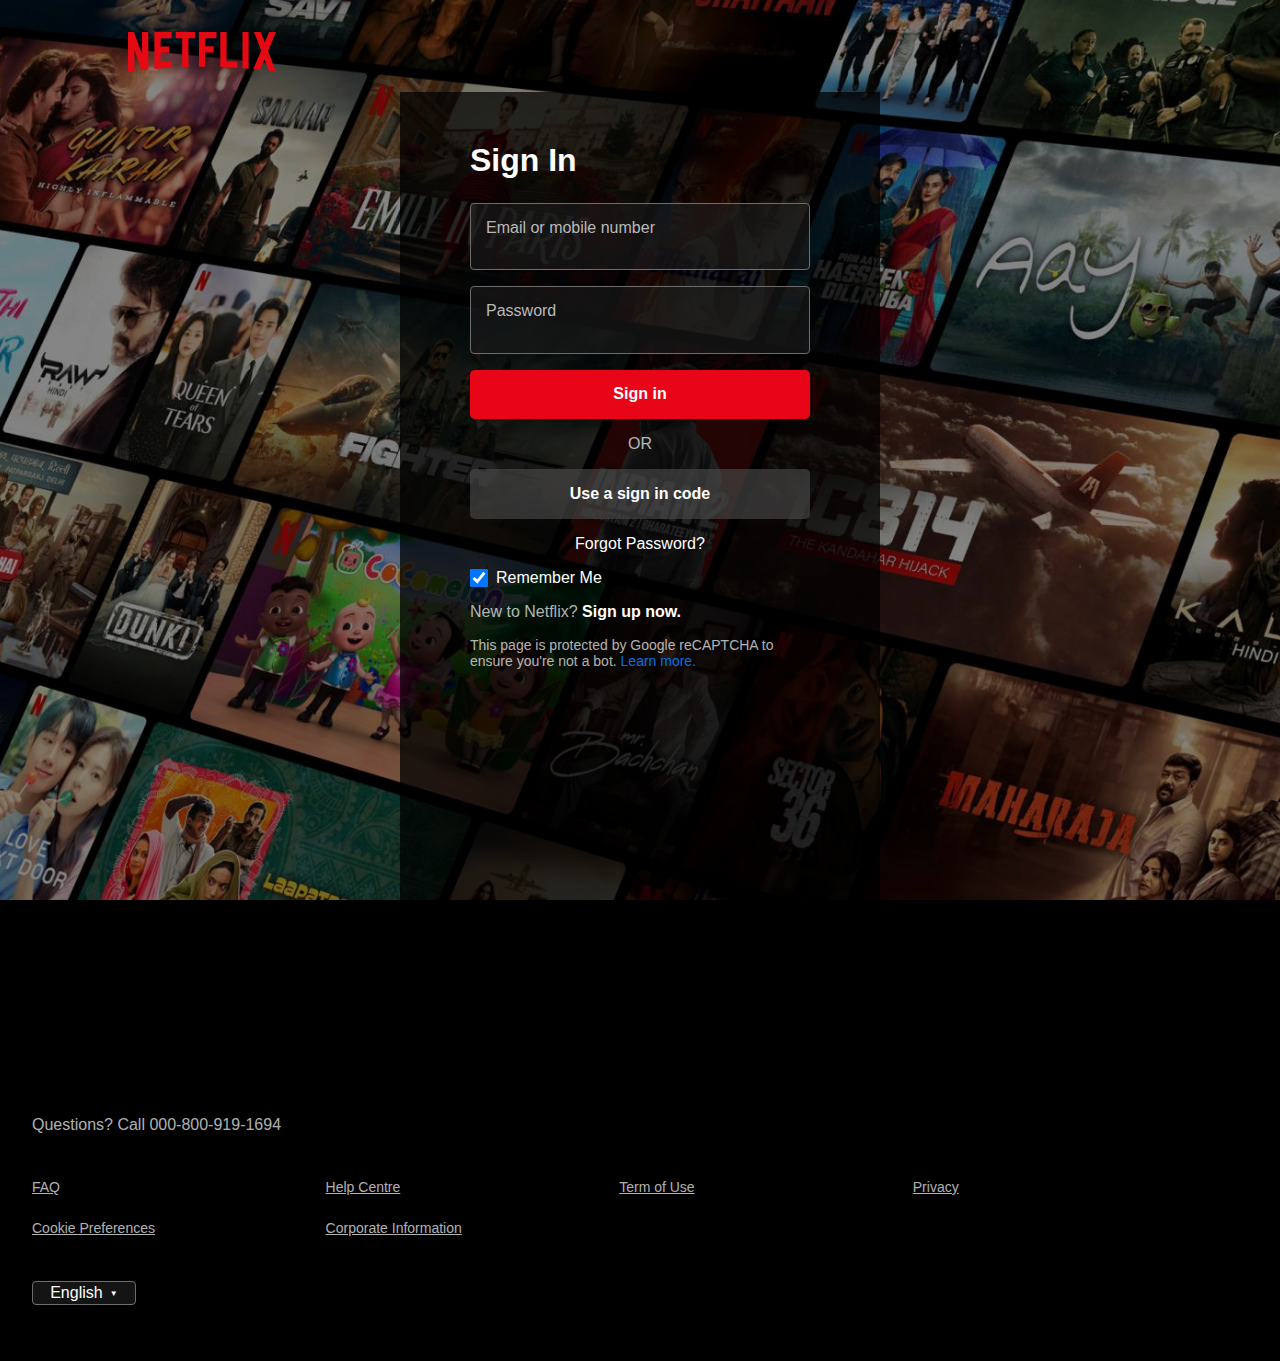
<file: template/index.html>
<!DOCTYPE html>
<html lang="en">
<head>
   <meta charset="UTF-8">
   <meta name="viewport" content="width=device-width, initial-scale=1.0">
   <title>Netflix</title>
   <link rel="stylesheet" href="style.css">
</head>
<body>
   <main>
      <div class="container">
         <section class="section1">
               <div class="section1-img">
                  <img src="./images/main-image.jpg" alt="">
                  <div class="section-background-color"> </div>
               </div>
            
               <div class="parts-of-section1">
                  <div class="upper-part-section1">
                     <div class="part-of-upper-part">
                        <svg viewBox="0 0 111 30" version="1.1" xmlns="http://www.w3.org/2000/svg" xmlns:xlink="http://www.w3.org/1999/xlink" aria-hidden="true" role="img" class="default-ltr-cache-1d568uk ev1dnif2 netflix-img "><g><path d="M105.06233,14.2806261 L110.999156,30 C109.249227,29.7497422 107.500234,29.4366857 105.718437,29.1554972 L102.374168,20.4686475 L98.9371075,28.4375293 C97.2499766,28.1563408 95.5928391,28.061674 93.9057081,27.8432843 L99.9372012,14.0931671 L94.4680851,-5.68434189e-14 L99.5313525,-5.68434189e-14 L102.593495,7.87421502 L105.874965,-5.68434189e-14 L110.999156,-5.68434189e-14 L105.06233,14.2806261 Z M90.4686475,-5.68434189e-14 L85.8749649,-5.68434189e-14 L85.8749649,27.2499766 C87.3746368,27.3437061 88.9371075,27.4055675 90.4686475,27.5930265 L90.4686475,-5.68434189e-14 Z M81.9055207,26.93692 C77.7186241,26.6557316 73.5307901,26.4064111 69.250164,26.3117443 L69.250164,-5.68434189e-14 L73.9366389,-5.68434189e-14 L73.9366389,21.8745899 C76.6248008,21.9373887 79.3120255,22.1557784 81.9055207,22.2804387 L81.9055207,26.93692 Z M64.2496954,10.6561065 L64.2496954,15.3435186 L57.8442216,15.3435186 L57.8442216,25.9996251 L53.2186709,25.9996251 L53.2186709,-5.68434189e-14 L66.3436123,-5.68434189e-14 L66.3436123,4.68741213 L57.8442216,4.68741213 L57.8442216,10.6561065 L64.2496954,10.6561065 Z M45.3435186,4.68741213 L45.3435186,26.2498828 C43.7810479,26.2498828 42.1876465,26.2498828 40.6561065,26.3117443 L40.6561065,4.68741213 L35.8121661,4.68741213 L35.8121661,-5.68434189e-14 L50.2183897,-5.68434189e-14 L50.2183897,4.68741213 L45.3435186,4.68741213 Z M30.749836,15.5928391 C28.687787,15.5928391 26.2498828,15.5928391 24.4999531,15.6875059 L24.4999531,22.6562939 C27.2499766,22.4678976 30,22.2495079 32.7809542,22.1557784 L32.7809542,26.6557316 L19.812541,27.6876933 L19.812541,-5.68434189e-14 L32.7809542,-5.68434189e-14 L32.7809542,4.68741213 L24.4999531,4.68741213 L24.4999531,10.9991564 C26.3126816,10.9991564 29.0936358,10.9054269 30.749836,10.9054269 L30.749836,15.5928391 Z M4.78114163,12.9684132 L4.78114163,29.3429562 C3.09401069,29.5313525 1.59340144,29.7497422 0,30 L0,-5.68434189e-14 L4.4690224,-5.68434189e-14 L10.562377,17.0315868 L10.562377,-5.68434189e-14 L15.2497891,-5.68434189e-14 L15.2497891,28.061674 C13.5935889,28.3437998 11.906458,28.4375293 10.1246602,28.6868498 L4.78114163,12.9684132 Z"></path></g></svg>
                     </div>
                  </div>
                  <div class="signin-div">
                     <div class="signin-heading">
                        <h2 class="signin-heading-h2" >Sign In</h2>
                     </div>

                     <div class="btn-and-all">
                        <div class="coustum-placeholder">
                           <input type="email" id="email"  class="email" placeholder=" ">
                           <label for="email" class="placeholder">Email or mobile number</label>
                        </div>
                        <div class="coustum-placeholder">
                           <input type="email" id="email"  class="email" placeholder=" ">
                           <label for="email" class="placeholder">Password</label>
                        </div>

                        <div class="button-img">
                           <button type="btn" class="email-btn">Sign in
                           </button>
                        </div>

                        <p class="sign-in-btn-divider">OR</p>

                        <div class="button-img">
                           <button type="btn" class="email-btn email-btn-color">Use a sign in code
                           </button>
                        </div>

                        <a href="#" class="forgot-pswd-btn">Forgot Password?</a>

                        <div class="sign-in-bottom-part">

                           <div class="check-box">
                              <input type="checkbox" checked="checked" id="rememberMe" class="rememberMe">
                              <span>Remember Me</span>
                           </div>

                           <div class="signup">
                              <span class="new-to-netflix">New to Netflix?</span>
                              <span><a href="#" class="sign-up-now">Sign up now.</a></span>
                           </div>

                           <p class="learn-more">This page is protected by Google reCAPTCHA to ensure you're not a bot. <a href="#" class="learn-more-btn">Learn more.</a></p>

                        </div>
                     </div>

                  </div>
               </div>

              

            
         </section>

         <section class="sign-page-bottom-part">
            <span class="sign-page-bottom-part-heading">Questions? Call <a href="#">000-800-919-1694</a></span>

            <div class="main-links">
               <div class="links">
                  <a href="#" class="link1">FAQ</a>
                  <a href="#" class="link1">Help Centre</a>
                  <a href="#" class="link1">Term of Use</a>
                  <a href="#" class="link1">Privacy</a>
                  <a href="#" class="link1">Cookie Preferences</a>
                  <a href="#" class="link1">Corporate Information</a>
               </div>
            </div>

            <div class="second-part-of-upper-part">
               <div class="select-languages">
                  <div class="language1" onclick="toggleDropdown1(event)">
                     <p class="selected1">English</p>
                     <span class="arrow">▼</span>
                  </div>
                  <div class="lang-option1" id="dropdown-options1">
                     <a class="en1" onclick="selectLanguage1('English')" onmousemove="mouseHover1('en')">English</a>
                     <a class="hn1" onclick="selectLanguage1('हिन्दी')" onmousemove="mouseHover1('hn')">हिन्दी</a>
                  </div>
               </div>
            </div>
         </section>


      </div>
   </main>
   

   <script src="script.js"></script>
</body>
</html>
</file>
<file: style.css>
*{
   margin: 0;
   padding: 0;
   font-family: Netflix Sans, Helvetica Neue, Segoe UI, Roboto, Ubuntu, sans-serif;
   color: #fff;
}

.html{
   scroll-behavior: smooth;
   background-color: #000;
   max-width: 100%;
   font-family:  Netflix Sans, Helvetica Neue, Segoe UI, Roboto, Ubuntu, sans-serif;
   
}

.section1{
   height: 100vh;
   width: 100%;
   display: flex;
   flex-direction: column;
   align-items: center;
   text-align: center;
   overflow: hidden;

}
.container{
   overflow: hidden;
   background-color: #000;
}
.section-background-color{
   background-color: rgb(0 0 0 / 40%);
   top: 0;
   left: 0;
   right: 0;
   bottom: 0;
   position: absolute;
   
}

.section1-img{
   width: 100%;
   height: 100%;
   overflow: hidden;
   position: relative;


}

.section1 img{ 
   width: 100%;
   height: 100%;
   object-fit: cover;
   object-position: center;
}
.parts-of-section1{
   position: absolute;
   width: 100%;
   min-height: 67%;
   margin-top: 3.5vh;
   display: flex;
   flex-direction: column;
   align-items: center;
   text-align: center;
}

.upper-part-section1{
   display: flex;
   justify-content: space-between;
   width: 80%;
   flex-wrap: wrap;
   column-gap: 1.5rem;
}

.netflix-img{
   fill: rgb(229, 9, 20);
   height: 40px;
}

.second-part-of-upper-part{
   display: flex;
   gap: 0.7rem;
   min-height: 3rem;
   height: auto;
   width: auto;
}

.select-languages{
   display: flex;
   flex-direction: column;
   text-align: center;
}

.language{
   height: 1.5rem;
   display: flex;
   font-size: 16px;
   align-items: center;
   justify-content: space-between;
   border: 1px solid rgb(109, 109, 109);
   padding: 4px 10px;
   background-color: rgba(27, 26, 26, 0.786);
   border-radius: 0.25rem;
   cursor: pointer;
   font-weight: 500;
   width: 6.5rem;
}
.translate-icon{
   font-size: 16px;
}
.arrow{
   font-size: 8px;
}
.lang-option{
   height: auto;
   display: flex;
   flex-direction: column;
   font-size: 14px;
   text-align: center;
   width: 100%;
   background-color: #fff;
   color: #000;
   font-weight: 500;
   display: none;
   margin-bottom: -40px;
}

.lang-option a{
   display: flex;
   padding-left: 5px;
   cursor: pointer;
   height: 25px;
   align-items: center;
   justify-content: center;
}

.en{
   color: #000;
}
.hn{
   color: #000;
}

.hide-lang-option{
   display: none;
}

.active{
   background-color: rgb(56, 56, 245);
   color: #fff;

}

.signin-btn{
   display: flex;
   background-color: rgb(229, 9, 29);
   width: 5rem;
   height: 2rem;
   text-align: center;
   align-items: center;
   justify-content: center;
   font-size: 1rem;
   font-weight: 500;
   border-radius: 0.25rem;
   cursor: pointer;
   transition: 0.2s ease-in-out;

}
.sign-in-link{
   text-decoration: none;
}

.signin-btn:hover{
   background-color: rgb(198, 11, 20);
}


.lower-part-section1{
   display: flex;
   flex-direction: column;
   align-items: center;
   text-align: center;
   gap: 1rem;
   width: 60%;
   height: fit-content;
   margin-top: 165px;

}


.lower-part-section1 h1{
   font-size: 3.5rem;
   color: #fff;
   font-weight: 900;
   width: 60%;
   line-height: 1.2;
}
.lower-part-section1 h5{
   font-size: 20px;
   font-weight: 500;
}
.lower-part-section1 p{
   margin-top: 1.3rem;
   font-size: 16px;
}
.email-section{
   height: max-content;
   display: flex;
   text-align: center;
   gap: 0.5rem;
}
.coustum-placeholder{
   position: relative;
   background-color: rgba(27, 27, 27, 0.611);
   width: 23rem;
   height: 7.5vh;
   border-radius: 4px;
   border: 1px solid rgb(109, 109, 109);
}


.email, .email-btn{
   border: none;
   border-radius: 0.3rem;
   text-align: left;
   display: flex;
   justify-content: center;
   align-items: center;
}

input[type="email"] {
   width: 100%;
   padding: 15px;
   font-size: 16px;
   box-sizing: border-box;
   border-radius: 4px;
   outline: none;
   background: transparent;
   padding-top: 25px;
}

label.placeholder {
   position: absolute;
   top: 15px;
   left: 15px;
   font-size: 16px;
   color: #bab9b9;
   transition: all 0.3s ease;
   pointer-events: none;
}

input[type="email"]:focus + .placeholder,
input[type="email"]:not(:placeholder-shown) + .placeholder {
   top: 5px;
   left: 15px;
   font-size: 13px;
   color: #bab9b9;
   font-weight: 400;
}


.email-btn{   
   background-color: rgb(233, 5, 24);
   height: 7.5vh;
   width: 13rem;
   font-size: 24px;
   text-align: left;
   font-weight: 600;
   cursor: pointer;
   transition: 0.3s ease-in-out;
}
.btn-arrow{
  margin-left: 1rem;
}
.email-btn:hover{
   background-color: rgb(198, 11, 20);
}



/* ------------------------- section1 end ------------------------- */

.curved-container{
   box-sizing: border-box;
   overflow-x: hidden;
   position: relative;
   height: 6.25rem;
   z-index: 1;
   margin-top: -33px;
}

.curved-div{
   box-sizing: border-box;
   position: absolute;
   height: 100%;
   top: 0;
   margin: auto;
   display: -webkit-box;
   display: -webkit-flex;
   display: flex;
   -webkit-align-items: center;
   -webkit-box-align: center;
   align-items: center;
   border: solid .25rem transparent;
   border-top-left-radius: 50% 100%;
   border-top-right-radius: 50% 100%;
   border-bottom: none;
   background: radial-gradient(50% 500% at 50% -420%, rgba(64, 97, 231, 0.4) 80%, rgba(0, 0, 0, 0.1) 100%), black;
   -webkit-background-clip: padding-box;
   background-clip: padding-box;
   width: 130%;
   left: -15%;

}

.curved-div::before{
   content: '';
   position: absolute;
   top: 0;
   right: 0;
   bottom: 0;
   left: 0;
   z-index: -1;
   margin-top: -.25rem;
   border-radius: inherit;
   background: linear-gradient(to right, rgba(33, 13, 22, 1) 16%, rgb(148 45 92), rgba(229, 9, 20, 1), rgba(184, 40, 105, 1), rgba(33, 13, 22, 1) 84%);
}


.curved{
   position: relative;
   z-index: 2;
   text-align: center;
}

.section2-dropdowns{
   display: flex;
   column-gap: 2rem;
   position: relative;
}

.section2{
   position: relative;
   min-height: 100vh;
   padding: 0px 9rem;
   margin-top: -3rem;
   z-index: 2;
   margin-bottom: 15vh;
}

.popup-btn{
   position: fixed;
   width: 100%; 
   display: flex;
   flex: 1 1 100%;
   justify-content: center;
   align-items: center;
   text-align: center;
   background-image: linear-gradient(180deg,  rgba(0, 0, 0, 0), rgba(0, 0, 0), rgba(0, 0, 0));
   z-index: 3;
   opacity: 0;
   transition: 0.3s ease-in-out;
   padding: 2rem 0rem;
   margin-bottom: -8px;
   bottom: 0;
}


.main-popup-btn{
   display: flex;
   justify-content: center;
   align-items: center;
   text-align: center;
   width: 100%;
   height: 5.5vh;
   background-color: rgb(233, 5, 24);
   color: #fff;
   outline: none;
   border: none;
   transition: 0.3s ease-in-out;
   cursor: pointer;
   font-size: 16px;
   font-weight: 700;
   border-radius: 0.3rem;

   &:hover{
      background-color: rgb(198, 11, 20);
   }

}


.select-country{
   display: flex;
   flex-direction: column;
   text-align: center;
   display: inline-block;
   position: relative; /* Keeps dropdown aligned with its toggle button */
}

.country{
   height: 1.5rem;
   display: flex;
   font-size: 16px;
   align-items: center;
   text-align: center;
   /* column-gap: 0.8rem; */
   justify-content: space-between;
   border: 1px solid rgb(109, 109, 109);
   padding: 7px 10px;
   background-color: rgba(27, 26, 26, 0.786);
   border-radius: 0.25rem;
   cursor: pointer;
   font-weight: 500;
   min-width: 4.5rem;
   width: auto;
}
.country-arrow{
   font-size: 8px;
   padding-right: 4px;
   
}

.count-option{
   position: absolute; /* Keeps the dropdown from pushing other content */
    height: auto;
   display: flex;
   flex-direction: column;
   font-size: 14px;
   text-align: center;
   width: 100%;
   background-color: #fff;
   color: #000;
   font-weight: 500;
   display: none;
   margin-bottom: -50px;
   z-index: 2;
}

.count-option a{
   display: flex;
   padding-left: 10px;
   cursor: pointer;
   height: 25px;
}

.In{
   color: #555555;
}
.Gl{
   color: #555555;
}

.hide-lang-option{
   display: none;
}

.count-active{
   background-color: rgb(56, 56, 245);
   color: #fff;

}


.select-movies{
   display: flex;
   flex-direction: column;
   text-align: center;
   width: auto;
   display: inline-block;
   position: relative; /* Keeps dropdown aligned with its toggle button */
   
}

.movie-dropdown{
   height: 1.5rem;
   display: flex;
   font-size: 16px;
   align-items: center;
   justify-content: space-between;
   border: 1px solid rgb(109, 109, 109);
   padding: 7px 10px;
   background-color: rgba(27, 26, 26, 0.786);
   border-radius: 0.25rem;
   cursor: pointer;
   font-weight: 500;
   min-width: 5.5rem;
   width: auto;
   z-index: 2;
   column-gap: 1rem;
   
}
.movie-arrow{
   font-size: 8px;
   padding-right: 4px;
}
.movie-option{
   position: absolute;
   height: auto;
   display: flex;
   flex-direction: column;
   font-size: 14px;
   text-align: center;
   width: 100%;
   background-color: #fff;
   color: #292828;
   font-weight: 500;
   margin-bottom: -60px;
   display: none;
   z-index: 2;
   
}



.movie-option2{
   margin-bottom: -120px;
   display: none;
}

.movie-option a{
   display: flex;
   padding: 1px;
   padding-left: 10px;
   cursor: pointer;
   height: 25px;
}

.Mv{
   color: #555555;
}
.Tv{
   color: #555555;
}

.hide-lang-option{
   display: none;
}

.movie-active{
   background-color: rgb(56, 56, 245);
   color: #fff;

}




.section2-container{
   display: flex;
   flex-direction: column;
   gap: 1rem;
}

.section2-container-heading{
   font-size: 24px;
   font-weight: 500;
   margin-top: 1rem;

}

.movies-container{
   position: relative;
   display: flex;
   min-width: 97%;
   justify-content: space-between;
   overflow: hidden;
   scroll-behavior: smooth;
   margin-left: -10px;
   height: auto;
}



.movie{
   width: 180px;
   height: 252px;
   background-size: cover;
   border: none;
   outline: none;
   border-radius: 0.5rem;
   display: flex;
   align-items: flex-end;
   cursor: pointer;
}

.movie-item{
   height: 196px;
   width: auto;
   padding: 10px 21.5px;
   transition: all 0.2s ease-in-out;

}


.movie-item:hover{
   transform: scale(1.05);
}
.movie-number{
   margin-left: -1.5rem;
   margin-bottom: 0.3rem;

   
}
.number{
   z-index: 2;
   font-size: 6.5rem;
   font-weight: 700;
   color: #000;
   -webkit-text-stroke: 0.1rem rgb(255, 255, 255);

}

.movie1{
   background-image: url(./images/India-Movies/1.webp);
}

.movie2{
   background-image: url(./images/India-Movies/2.webp);
}
.movie3{
   background-image: url(./images/India-Movies/3.webp);
}
.movie4{
   background-image: url(./images/India-Movies/4.webp);
}
.movie5{
   background-image: url(./images/India-Movies/5.webp);
}
.movie6{
   background-image: url(./images/India-Movies/6.webp);
}
.movie7{
   background-image: url(./images/India-Movies/7.webp);
}
.movie8{
   background-image: url(./images/India-Movies/8.webp);
}
.movie9{
   background-image: url(./images/India-Movies/9.webp);
}
.movie10{
   background-image: url(./images/India-Movies/10.webp);
}

.main-movies-with-slider{
   display: flex;
   position: relative; /* This content remains unaffected */

}


.movie-slider1, .movie-slider2 {
   position: relative;
   width: 10vh;
   height: 272px;
   margin-left: -12px;
   display: flex;
   align-items: center;
   justify-content: center;
   background-color: #000000;
   z-index: 1;
   padding: 0px 10px;
   transition: transform 0.7s ease-in-out, opacity 0.7s ease-in-out;
   cursor: pointer;
}


.movie-slider2 {
   transform: translateX(0); 
   opacity: 1;
   margin-left: -10px;
}

.movie-slider1 {
   transform: translateX(-100%);
   opacity: 0;
   margin-right: -10px;
   margin-left: -25px;
}



.silder1{
   background-color: rgb(255, 255, 255, 0.15);
   height: 16vh;
   width: 1.6rem;
   border: none;
   outline: none;
   border-radius: 0.5rem;
   cursor: pointer;
   z-index: 2;  
}

.silder1:hover{
   background-color: rgb(255, 255, 255, 0.2);
}

.hide{
   display: none;
}










/* --------------------------- reason-to-join ---------------------------- */

.reason-to-join{
   min-width: 30vh;
   margin-top: 9vh;

}

.reason-to-join-heading{
   font-size: 24px;
   font-weight: 600;

}

.reason-to-join-boxes{
   display: flex;
   flex: 1;
   margin-top: 2vh;
   justify-content: space-between;
   gap: 1rem;
   margin-bottom: 10vh;
   height: auto;
}

.reason-to-join-box1{
   display: flex;
   flex-direction: column;
   background: linear-gradient(149deg, #192247 0%, #210e17 99.08%);
   border-radius: 1rem;
   /* width: 27rem; */
   flex: 1 1 25%;
   min-height: 16rem;
   padding: 25px 15px;
   position: relative;
   padding-bottom: 10px;
   justify-content: space-between;
}

.box-heading{
   font-weight: 600;
   font-size: 24px;
   padding-bottom: 20px;
}
.box-para{
   font-size: 16px;
   color: rgb(255, 255, 255, 0.7);
}

.box-img{
   height: 80px;
   display: flex;
   justify-content: flex-end;
   align-items: end;
}

        



/* --------------------------- section 6 ------------------------------ */




.section6{
   display: flex;
   flex-direction: column;
   min-height: 100vh;
   height: auto;
   align-items: center;
   margin-bottom: 10vh;

}
.faq-main{
   width: 100%;
   display: flex;
   flex-direction: column;
   row-gap: 1.5rem;
   height: auto;

}

.section6-heading{
   font-size: 24px;
   font-weight: 600;
}

.questions{
   display: flex;
   flex-direction: column;
   width: 100%;
   gap: 0.5rem;
   height: auto;
}

.faq-btn{
   width: 100%;
   background-color: #2f2f2f;
   text-align: left;
   height: 5rem;
   border: none;
   outline: none;
   cursor: pointer;
   padding: 24px;
   font-weight: 400;
   font-size: 24px;
   display: flex;
   align-items: center;
   justify-content: space-between;
   min-height: 84px;
   transition: 0.2s ease-in-out;

   &:hover{
      background-color: #474747;
   }
}


.ques1{
   display: flex;
   flex-direction: column;
   gap: .1rem;
   height: auto;
}
.ans1{
   display: flex;
   background-color: #2f2f2f ;
   padding: 24px;
   font-size: 24px;
   flex-direction: column;
   gap: 2.5rem;
}

.hide-ans{
   display: none;
}

.faq-svg-rotate{
   transform: rotate(45deg);
}

.lower-part-section6{
   width: 100%;
   margin-top: 4rem;
   display: flex;
   flex-direction: column;
   align-items: center;
   gap: 1rem;
   font-size: 16px;
   font-weight: 400;
   color: #fff;
}


.email-section6{
   width: 80%;
   display: flex;
   align-items: center;
   text-align: center;
   justify-content: center;
   gap: 0.5rem;
}

.coustum-placeholder-section6{
   width: 60%;
}




/* ----------------------- section7 ------------------------- */

.section7{
   width: 100%;
}

.section7-heading, .section7-heading a{
   font-size: 16px;
   color: rgb(255, 255, 255, 0.7);
}


.main-links{
   width: 100%;
}


.links{
   width: 90%;
   display: grid;
   grid-template-columns: repeat(4, 1fr);
   gap: 15px;
   column-gap: 80px;
   margin-top: 5vh;
   margin-bottom: 10vh;
}

.link1{
   font-size: 14px;
   color: rgb(255, 255, 255, 0.7);
}

/* ----------------- footer ------------------ */




.language1{
   height: 1.5rem;
   display: flex;
   font-size: 16px;
   align-items: center;
   justify-content: space-between;
   border: 1px solid rgb(109, 109, 109);
   padding: 4px 10px;
   background-color: rgba(27, 26, 26, 0.786);
   border-radius: 0.25rem;
   cursor: pointer;
   font-weight: 500;
   width: 6.5rem;
}
.lang-option1{
   position: relative;
   height: auto;
   display: flex;
   flex-direction: column;
   font-size: 14px;
   text-align: center;
   width: 100%;
   background-color: #fff;
   color: #000;
   font-weight: 500;
   display: none;
   margin-bottom: -40px;
   z-index: 1;
}

.lang-option1 a{
   display: flex;
   padding-left: 5px;
   cursor: pointer;
   height: 25px;
   align-items: center;
   justify-content: center;
}

.en1{
   color: #000;
}
.hn1{
   color: #000;
}

.hide-lang-option{
   display: none;
}

.active{
   background-color: rgb(56, 56, 245);
   color: #fff;

}











.netflix-india-footer{
   margin-top: 3vh;
   color: rgb(255, 255, 255, 0.7);
   font-size: 14px;
}





@media screen and (max-width: 1290px) {


   .lower-part-section1 {
      width: 72%;
      margin-top: 120px;
   }
   .section1{
      height: 95vh;
   }

   .box-img{
      height: 120px;
   }

}



@media screen and (max-width: 1280px) {

   .lower-part-section1 {
      margin-top: 150px;
   }

   .lower-part-section1 h1 {
      font-size: 40px;
      font-weight: 700;
   }

   .lower-part-section1 p, .lower-part-section1 h5 {
      margin-top: 0;
      font-size: 16px;
   }

   .upper-part-section1{
      width: 90%;
   }
   .email-btn {
      width: 11rem;
      font-size: 18px;
   }
   .coustum-placeholder {
      width: 20rem;
   }

   /* ----------------------- section 2 ------------------------------- */

   .curved-div{
      width: 145%;
      left: -25%;
   }

   .section2{
   padding: 0px 5rem;
   }

   .movie {
      width: 140px;
      height: 196px;
   }
   .number {
      font-size: 5.3rem;

   }
   .movie-slider1, .movie-slider2 {
      height: 212px;
   }


   .reason-to-join-boxes{
      flex-wrap: wrap;
      justify-content: unset;
      gap: 0.7rem;
   }

   .reason-to-join-box1{
      flex: 1 1 45%;
      min-height: 11rem;

   }

   .box-img{
      height: 80px;
   }

   .links{
      grid-template-columns: repeat(3, 1fr);
   }

}


@media screen and (max-width: 960px) {

   .lower-part-section1 {
      width: 65vh;
      margin-top: 90px;
  }

  .section1{
   height: 80vh;
   }

   .lower-part-section1 h1 {
      font-size: 32px;
      width: 100%;
   
   }
   .netflix-img{
      height: 24px;
      width: 89px;
   }

   .email-btn {
      width: 11rem;
   }
   .coustum-placeholder {
      width: 16rem;
   }

   /* ----------------------- section 1 ------------------------------- */

   .curved-div{
      width: 170%;
      left: -35%;
   }

   .section2{
      padding: 0px 2rem;
      }

   .section2-container-heading {
      font-size: 18px;
   }
   
   .movie {
      width: 112px;
      height: 156.8px;
   }
   .movie-item {
      padding: 10px 10px;
   }
   .number {
      font-size: 4rem;
      font-weight: 900;

   }
   .movie-number{
      margin-left: -0.5rem;

   }

   .movie-slider1, .movie-slider2 {
      height: 175px;
   }
   .movie-slider1 {
      margin-left: -15px;
   }

   .movies-container {
      margin-left: -20px;
   }

   .section2-dropdowns{
      flex-direction: column;
      row-gap: 1rem;
   }
   .movie-dropdown{
      z-index: 1;
   }
   .country{
      z-index: 2;
   }
   .reason-to-join-box1{
      flex: 1 1 100%;
      min-height: 11rem;

   }

   .section6-heading, .faq-btn{
      font-size: 18px;
   }

   .faq-btn svg{
      height: 30px;
      width: 30px;
   }

   .ans1{
      font-size: 18px;
      gap: 2rem;
   }

   .email-section6{
      width: 100%;
      justify-content: unset;
   }
   
   .coustum-placeholder-section6{
      width: 80%;
   }

   .links{
      grid-template-columns: repeat(2, 1fr);
   }


}




@media screen and (max-width: 600px) {

   .lower-part-section1 h1 {
      width: 100%;
   
   }
   .lower-part-section1 {
      width: 90%;
   }
   .email-section {
      flex-direction: column;
      width: 100%;
      align-items: center;
      gap: 1rem;
   }
   .selected{
      display: none;
   }  
   
   .language{
      width: auto;
      gap: 0.5rem;
   }

   .coustum-placeholder {
      width: 100%;
      height: 6.5vh;
   }
   .email-btn {
      width: 10rem;
      height: 3rem;
   }
   input[type="email"] {
      font-size: 15px;
      padding-top: 24px;
   }


   /* ----------------------- section 1 ------------------------------- */

   .curved-div{
      width: 190%;
      left: -45%;
   }

   .section2-container-heading {
      margin-top: 0rem;
   }

   .section2 {
      padding: 0px 1.5rem;
  }

   .email-section6{
      width: 100%;
      justify-content: unset;
      flex-direction: column;
      text-align: left;
      align-items: flex-start;
      gap: 1rem;
   }
   
   .coustum-placeholder-section6{
      width: 100%;
   }
   
   .links{
      grid-template-columns: repeat(1, 1fr);
   }


}

@media screen and (max-width: 360px) {
  .lower-part-section1 h1 {
   width: 90%;

}
}

@media screen and (max-width: 345px) {
   .lower-part-section1 {
      margin-top: 50px;
  }
  .lower-part-section1 h1 {
   width: 100%;

}
}


@media screen and (max-width: 325px) {
   .lower-part-section1 {
      margin-top: 40px;
  }
}
</file>
<file: template/style.css>
*{
   margin: 0;
   padding: 0;
   font-family: Netflix Sans, Helvetica Neue, Segoe UI, Roboto, Ubuntu, sans-serif;
   color: #fff;
   box-sizing: border-box;
}

.html{
   scroll-behavior: smooth;
   background-color: #000;
   max-width: 100%;
   font-family:  Netflix Sans, Helvetica Neue, Segoe UI, Roboto, Ubuntu, sans-serif;
   
}

.section1{
   height: 100vh;
   width: 100%;
   display: flex;
   flex-direction: column;
   align-items: center;
   text-align: center;
   overflow: hidden;

}
.container{
   overflow: hidden;
   background-color: #000;
}
.section-background-color{
   background-color: rgb(0 0 0 / 30%);
   top: 0;
   left: 0;
   right: 0;
   bottom: 0;
   position: absolute;
   
}

.section1-img{
   width: 100%;
   height: 100%;
   overflow: hidden;
   position: relative;


}

.section1 img{ 
   width: 100%;
   height: 100%;
   object-fit: cover;
   object-position: center;
   transform: scale(1.15);
   position: relative;
}

.parts-of-section1{
   position: absolute;
   width: 100%;
   min-height: 67%;
   margin-top: 3.5vh;
   display: flex;
   flex-direction: column;
   align-items: center;
   text-align: center;
}

.upper-part-section1{
   display: flex;
   justify-content: space-between;
   width: 80%;
   flex-wrap: wrap;
   column-gap: 1.5rem;
}

.netflix-img{
   fill: rgb(229, 9, 20);
   height: 40px;
}

.signin-div{ 
   width: 30rem;
   background-color: #000000b9;
   height: 90vh;
   padding: 50px 70px;
   margin-top: 1rem;
   display: flex;
   flex-direction: column;
   align-items: baseline;
   row-gap: 1rem;
}
.coustum-placeholder{
   width: fit-content;
}
.signin-heading{
   margin-bottom: 0.5rem;
}
.signin-heading-h2{
   font-size: 32px;
}


.email-section{
   height: max-content;
   display: flex;
   text-align: center;
   gap: 0.5rem;
}


.coustum-placeholder{
   position: relative;
   background-color: rgba(27, 27, 27, 0.611);
   width: 100%;
   height: 7.5vh;
   border-radius: 4px;
   border: 1px solid rgb(109, 109, 109);
}

.btn-and-all{
   width: 100%;
   display: flex;
   flex-direction: column;
   row-gap: 1rem;
   align-items: center;
   justify-content: center;
}

.email, .email-btn{
   border: none;
   border-radius: 0.3rem;
   text-align: left;
   display: flex;
   justify-content: center;
   align-items: center;
}

.button-img{
   width: 100%;
   display: flex;
}

input[type="email"] {
   width: 100%;
   padding: 15px;
   font-size: 16px;
   box-sizing: border-box;
   border-radius: 4px;
   outline: none;
   background: transparent;
   padding-top: 25px;
}

label.placeholder {
   position: absolute;
   top: 15px;
   left: 15px;
   font-size: 16px;
   color: #bab9b9;
   transition: all 0.3s ease;
   pointer-events: none;
}

input[type="email"]:focus + .placeholder,
input[type="email"]:not(:placeholder-shown) + .placeholder {
   top: 5px;
   left: 15px;
   font-size: 13px;
   color: #bab9b9;
   font-weight: 400;
}


.email-btn{   
   background-color: rgb(233, 5, 24);
   height: 5.5vh;
   width: 100%;
   font-size: 16px;
   text-align: left;
   font-weight: 700;
   cursor: pointer;
   transition: 0.3s ease-in-out;
}

.email-btn-color{
background-color: rgba(75, 75, 75, 0.626);
}

.btn-arrow{
  margin-left: 1rem;
}
.email-btn:hover{
   background-color: rgb(198, 11, 20);
}
.email-btn-color:hover{
   background-color: rgba(75, 75, 75, 0.47);
}
.sign-in-btn-divider{
   color: rgba(255, 255, 255, 0.7);
   font-size: 1rem;
   font-weight: 400;
}
.forgot-pswd-btn{
   text-decoration: none;
}
.forgot-pswd-btn:hover{
   color:rgba(255, 255, 255, 0.7);
}
.sign-in-bottom-part{
   text-align: left;
   display: flex;
   flex-direction: column;
   row-gap: 1rem;
}

/* input.rememberMe{

} */
.check-box{
   display: flex;
   align-items: center;
   column-gap: 0.5rem;
}

.check-box .rememberMe:checked{
   background-color: #fff;
   color: red;
}

.check-box .rememberMe{
   width: 18px;
   height: 18px;
   /* outline: none;
   border: none; */
   background-color: transparent;
   border: 1px solid dimgray;
}
.check-box span{
   font-size: 16px;
}
.new-to-netflix{
   color: rgba(255, 255, 255, 0.7);
}
.sign-up-now{
   font-size: 16px;
   font-weight: 600;
   text-decoration: none;
}
.learn-more{
   font-size: 14px;
   color: rgba(255, 255, 255, 0.7);
}
.learn-more-btn{
   color: #0071EB;
   text-decoration: none;
}
.learn-more-btn:hover, .sign-up-now:hover, .forgot-pswd-btn:hover, .sign-page-bottom-part-heading a:hover{
   text-decoration: underline;
}




.sign-page-bottom-part{
   min-height: 32vh;
  padding: 13.5rem 10rem 2rem 10rem;

}

.sign-page-bottom-part-heading, .sign-page-bottom-part-heading a{
   font-size: 16px;
   color: rgb(255, 255, 255, 0.7);
   text-decoration: none;
}


.main-links{
   width: 100%;
}


.links{
   width: 90%;
   display: grid;
   grid-template-columns: repeat(4, 1fr);
   column-gap: 80px;
   row-gap: 25px;
   margin-top: 5vh;
   margin-bottom: 5vh;
}

.link1{
   font-size: 14px;
   color: rgb(255, 255, 255, 0.7);
}


.second-part-of-upper-part{
   display: flex;
   gap: 0.7rem;
   min-height: 3rem;
   height: auto;
   width: auto;
}

.language1{
   height: 1.5rem;
   display: flex;
   font-size: 16px;
   align-items: center;
   justify-content: space-evenly;
   border: 1px solid rgb(109, 109, 109);
   padding: 4px 10px;
   background-color: rgba(27, 26, 26, 0.786);
   border-radius: 0.25rem;
   cursor: pointer;
   font-weight: 500;
   width: 6.5rem;
}
.lang-option1{
   position: relative;
   height: auto;
   display: flex;
   flex-direction: column;
   font-size: 14px;
   text-align: center;
   width: 100%;
   background-color: #fff;
   color: #000;
   font-weight: 500;
   display: none;
   margin-bottom: -40px;
   z-index: 1;
}


.select-languages{
   display: flex;
   flex-direction: column;
   text-align: center;
}

.translate-icon{
   font-size: 16px;
}
.arrow{
   font-size: 8px;
}

.lang-option1 a{
   display: flex;
   padding-left: 5px;
   cursor: pointer;
   height: 25px;
   align-items: center;
   justify-content: center;
}

.en1{
   color: #000;
}
.hn1{
   color: #000;
}

.hide-lang-option{
   display: none;
}

.active{
   background-color: rgb(56, 56, 245);
   color: #fff;

}



/* ------------------------- section1 end ------------------------- */



@media screen and (max-width: 1280px) {

   .sign-page-bottom-part {
      padding: 13.5rem 2rem 2rem 2rem;
   }
}



@media screen and (max-width: 960px) {

   .upper-part-section1 {
      width: 100%;
   }
   .netflix-img {
      height: 24px;
  }
  .parts-of-section1{
      padding: 0px 26px;
  }
  .signin-div {
   height: 91vh;
  }
  
  .links {
   grid-template-columns: repeat(2, 1fr);
  }
   
}

@media screen and (max-width: 600px) {

   .section1 img {
      display: none;
   }
   .signin-div{
      padding: 0;
      max-width: 100%;
      min-width: 100%;
      background-color: transparent;
      max-height: fit-content;
   }
   .section1{
      height: 95vh;
      background-color: #c7c7c7;
      padding-bottom: 0.6px;
   }
   .section1-img{
      background-color: #000;
   }

   .signin-div{
      margin-top: 1.5rem;
   }

   .sign-page-bottom-part {
      padding: 2rem 26px;
  }


  .learn-more{
   font-size: 13px;
  }
  .sign-in-bottom-part {
   width: 100%;
  }
  .email-btn {
   font-weight: 500;
  }

}

@media screen and (max-width: 360px) {
   .parts-of-section1{
      padding: 0px 10px;
  }
  .sign-page-bottom-part {
   padding: 2rem 10px;

}
.links{
   display: flex;
   flex-wrap: wrap;
}
label.placeholder {
font-size: 13px;
top: 18px;
}

}
</file>
